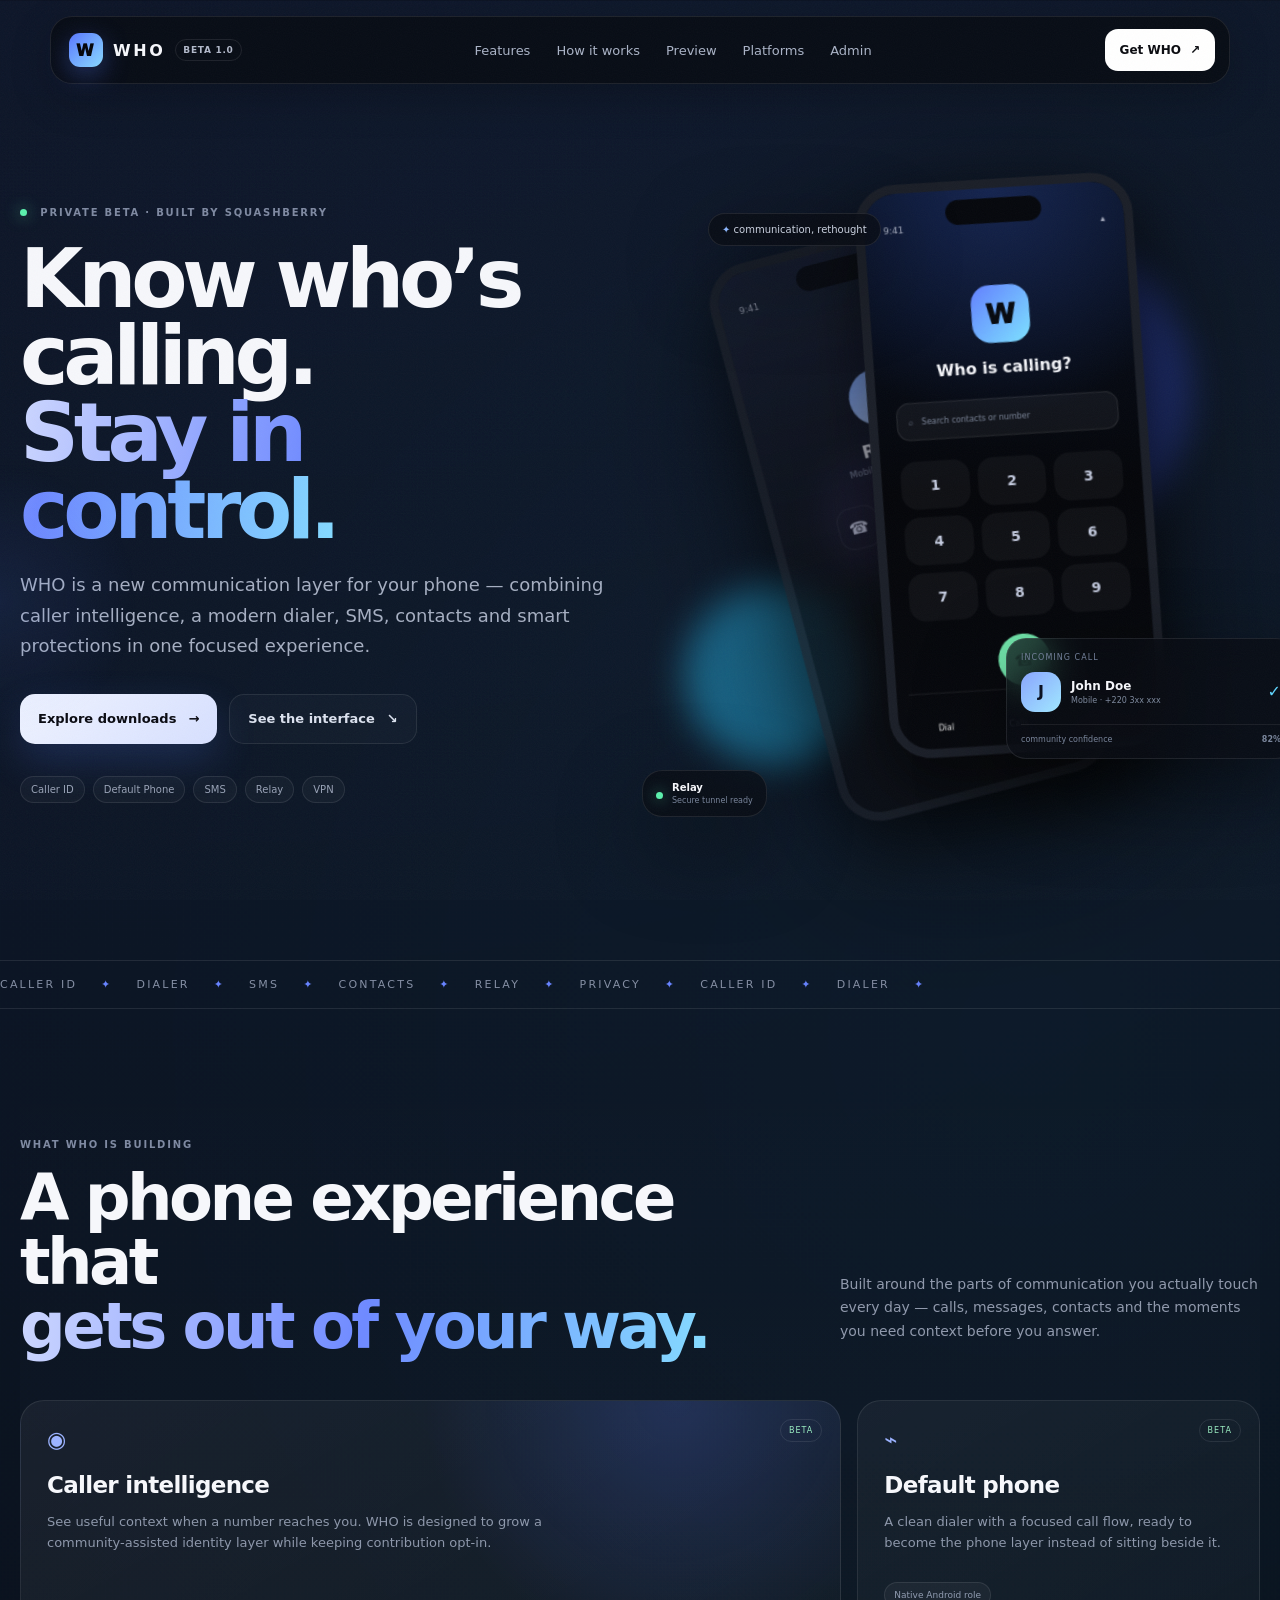
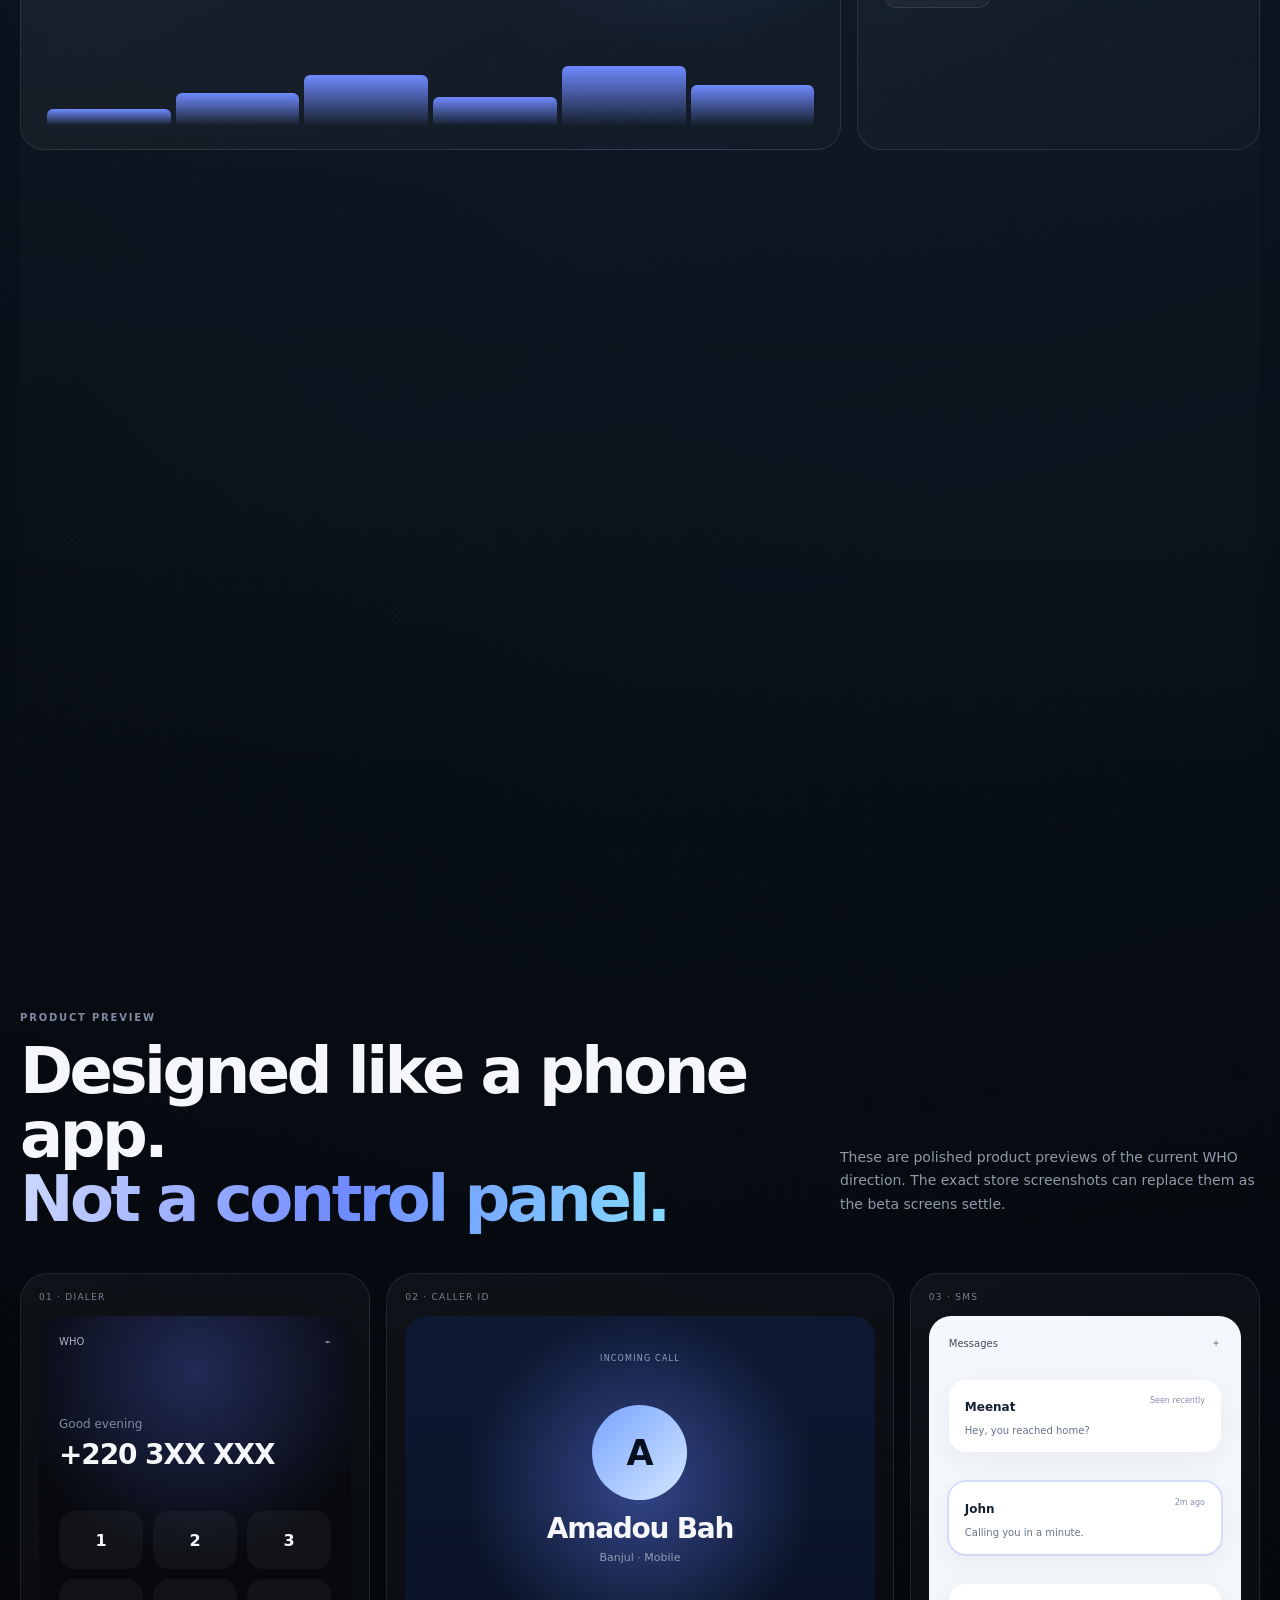
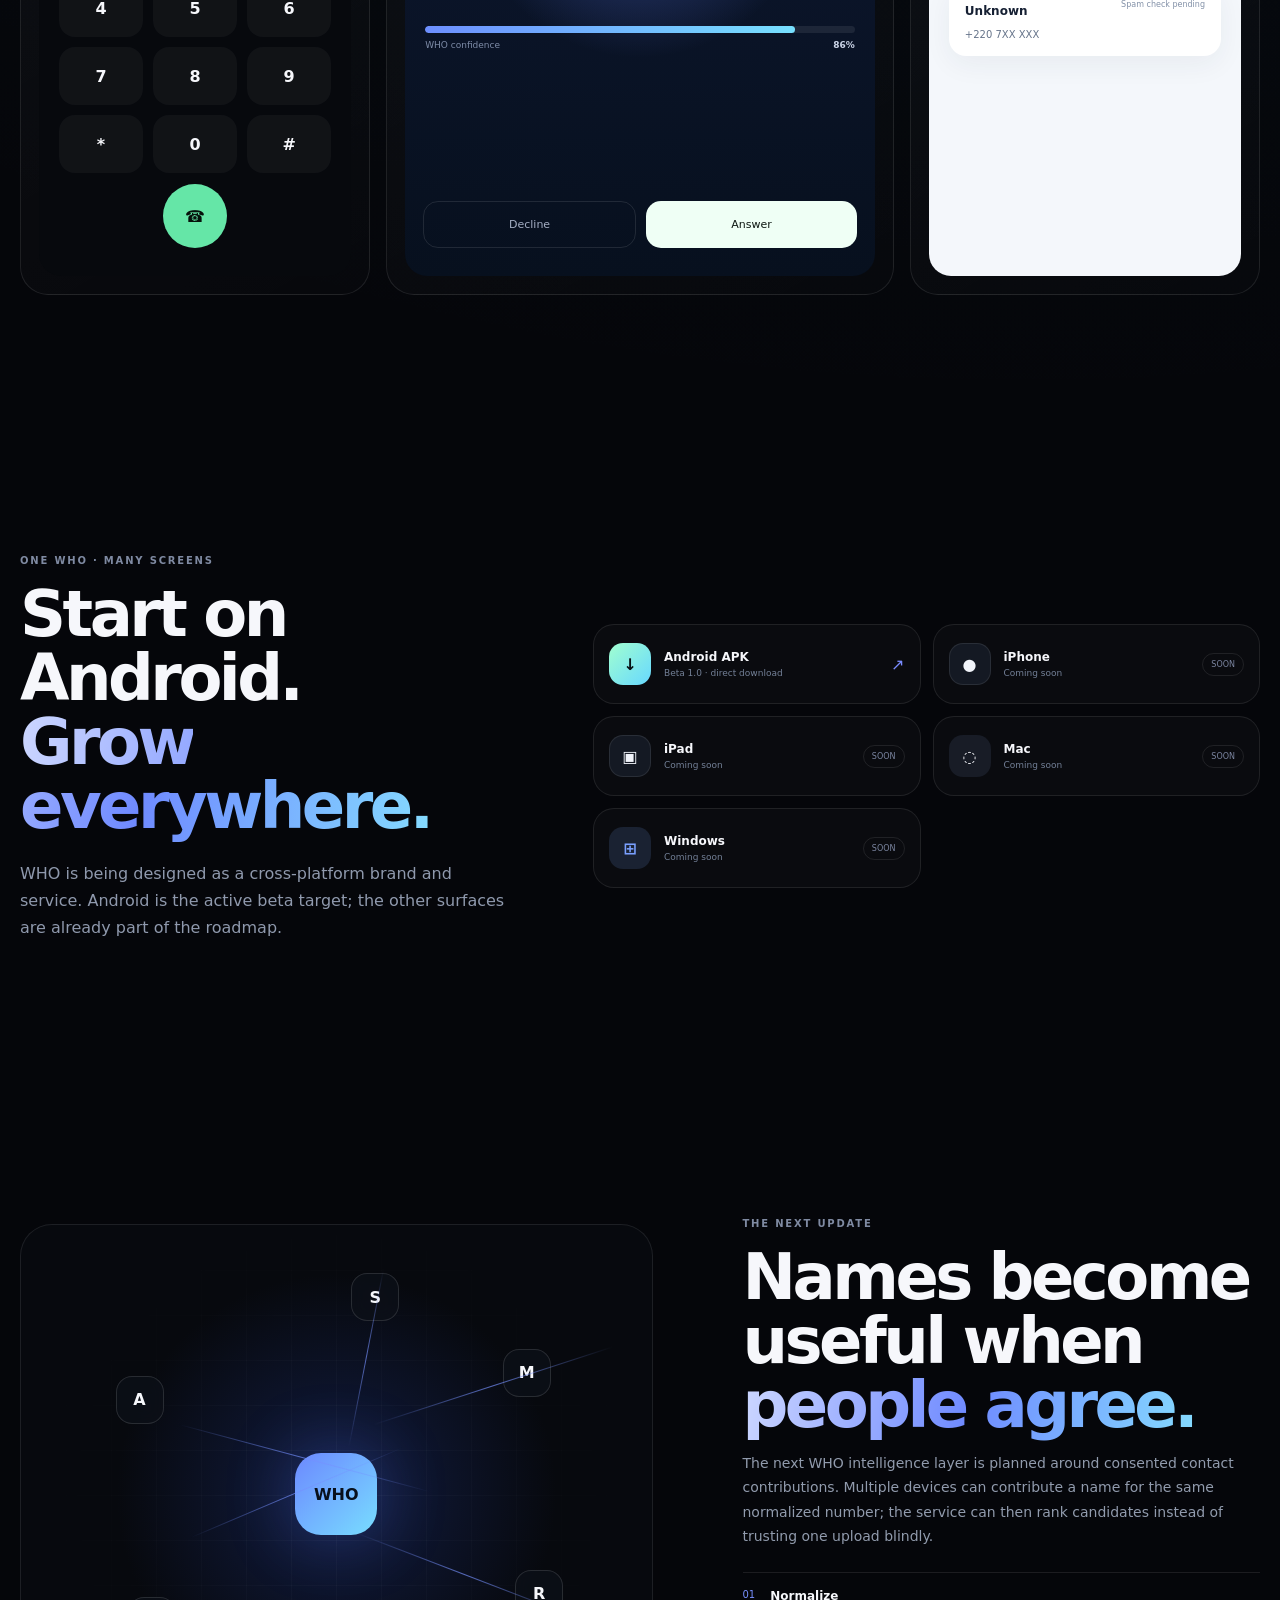
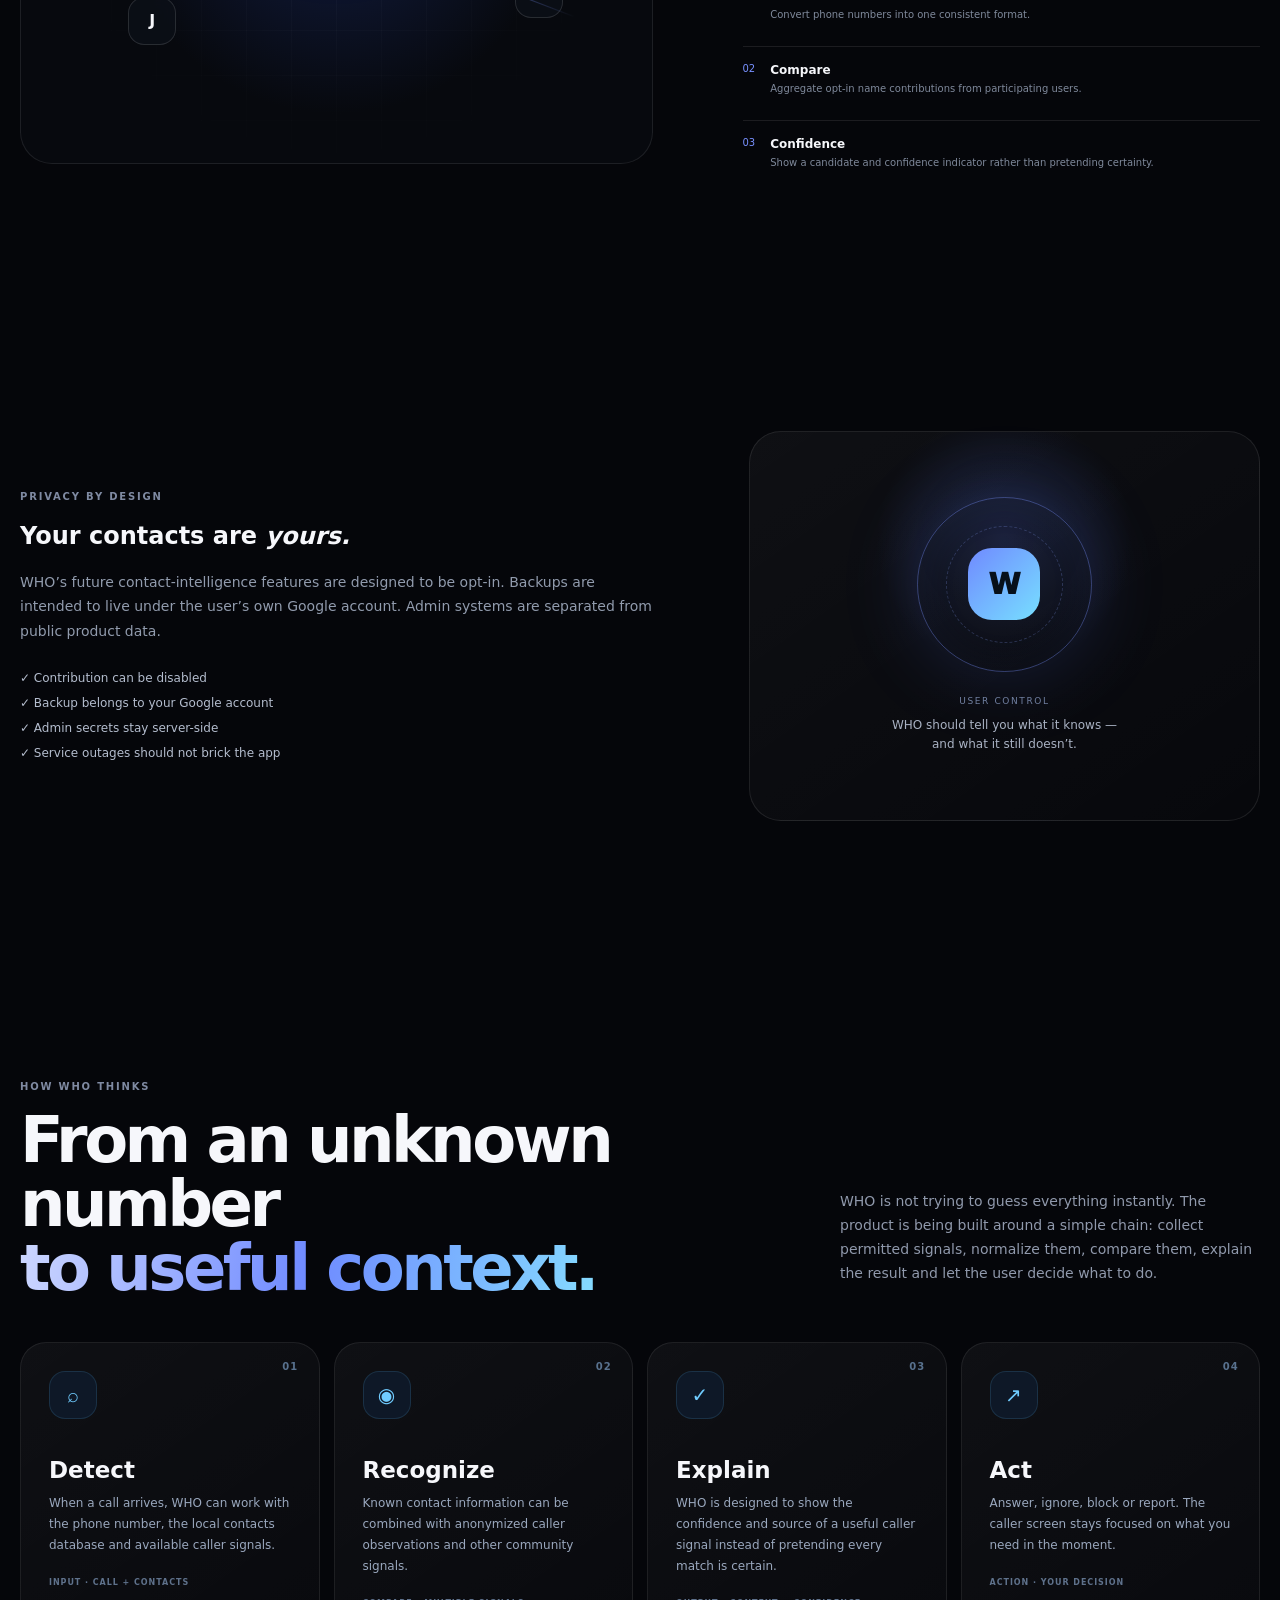
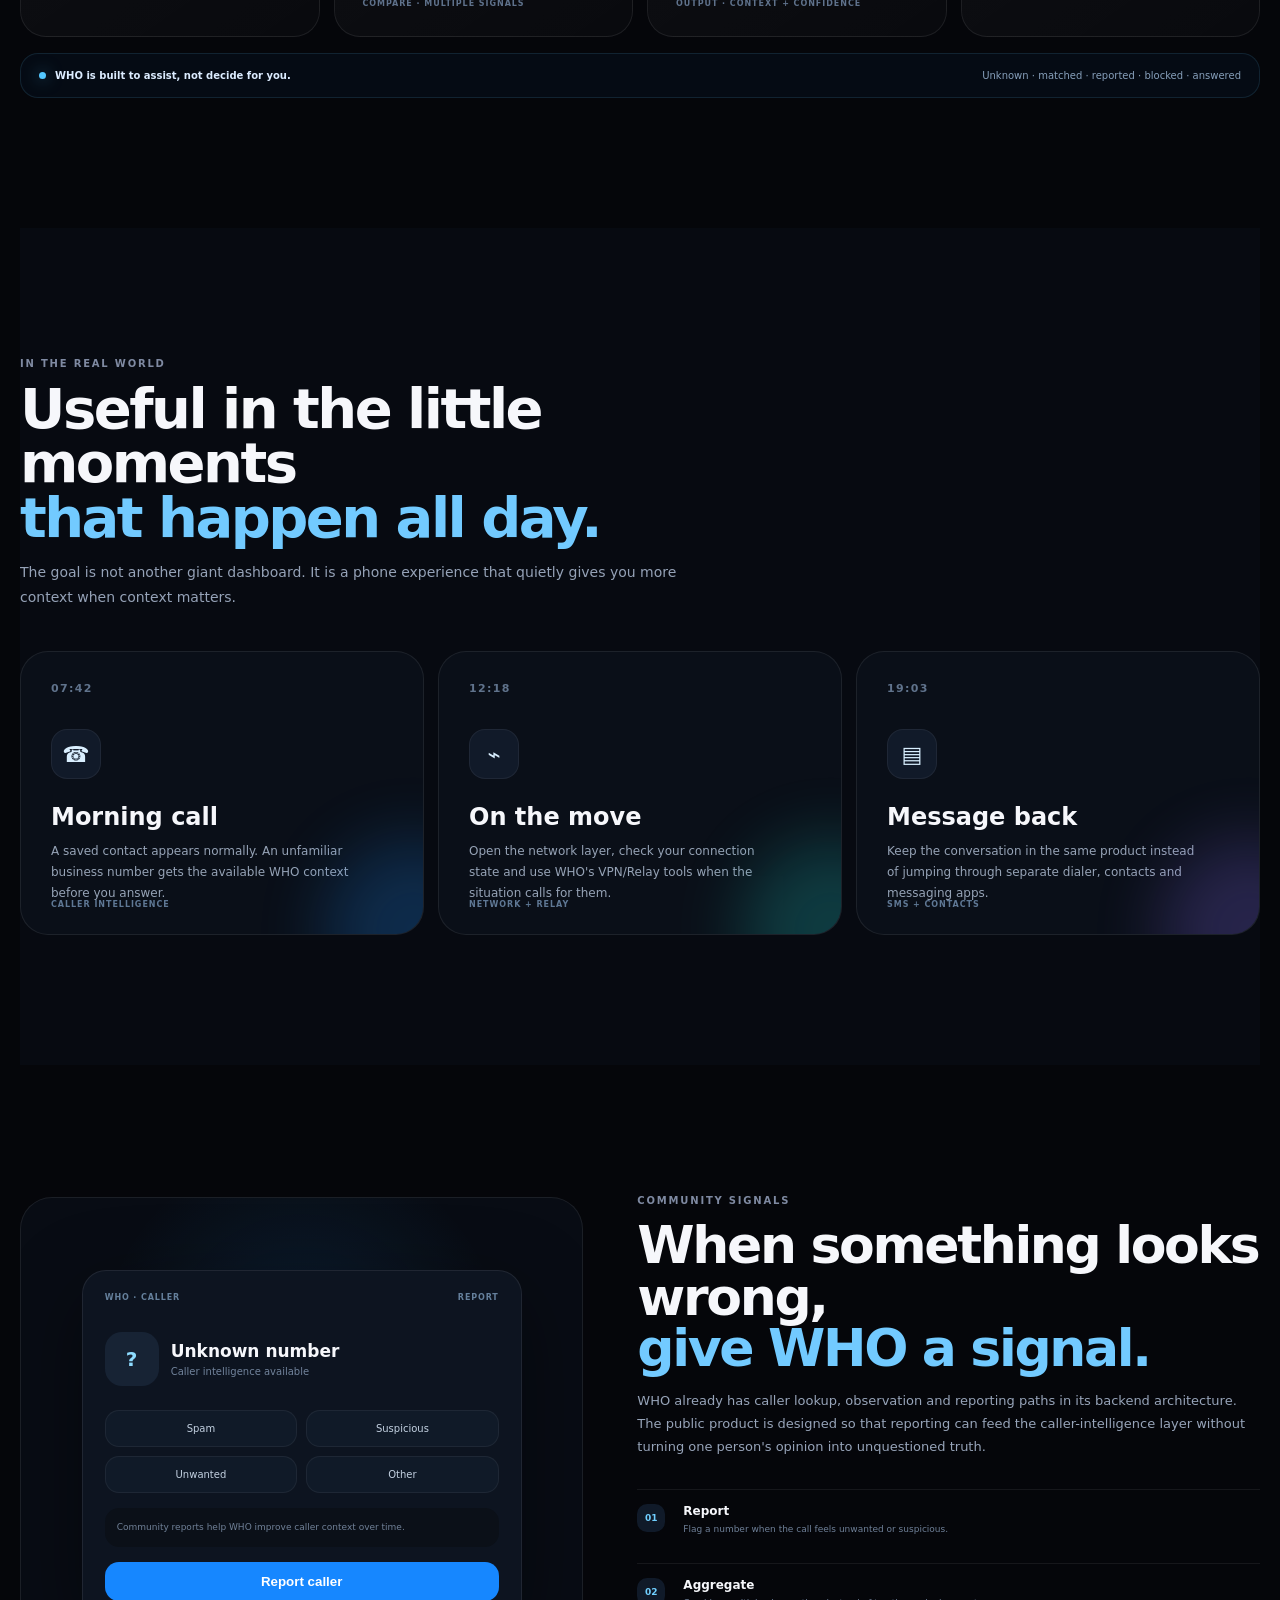
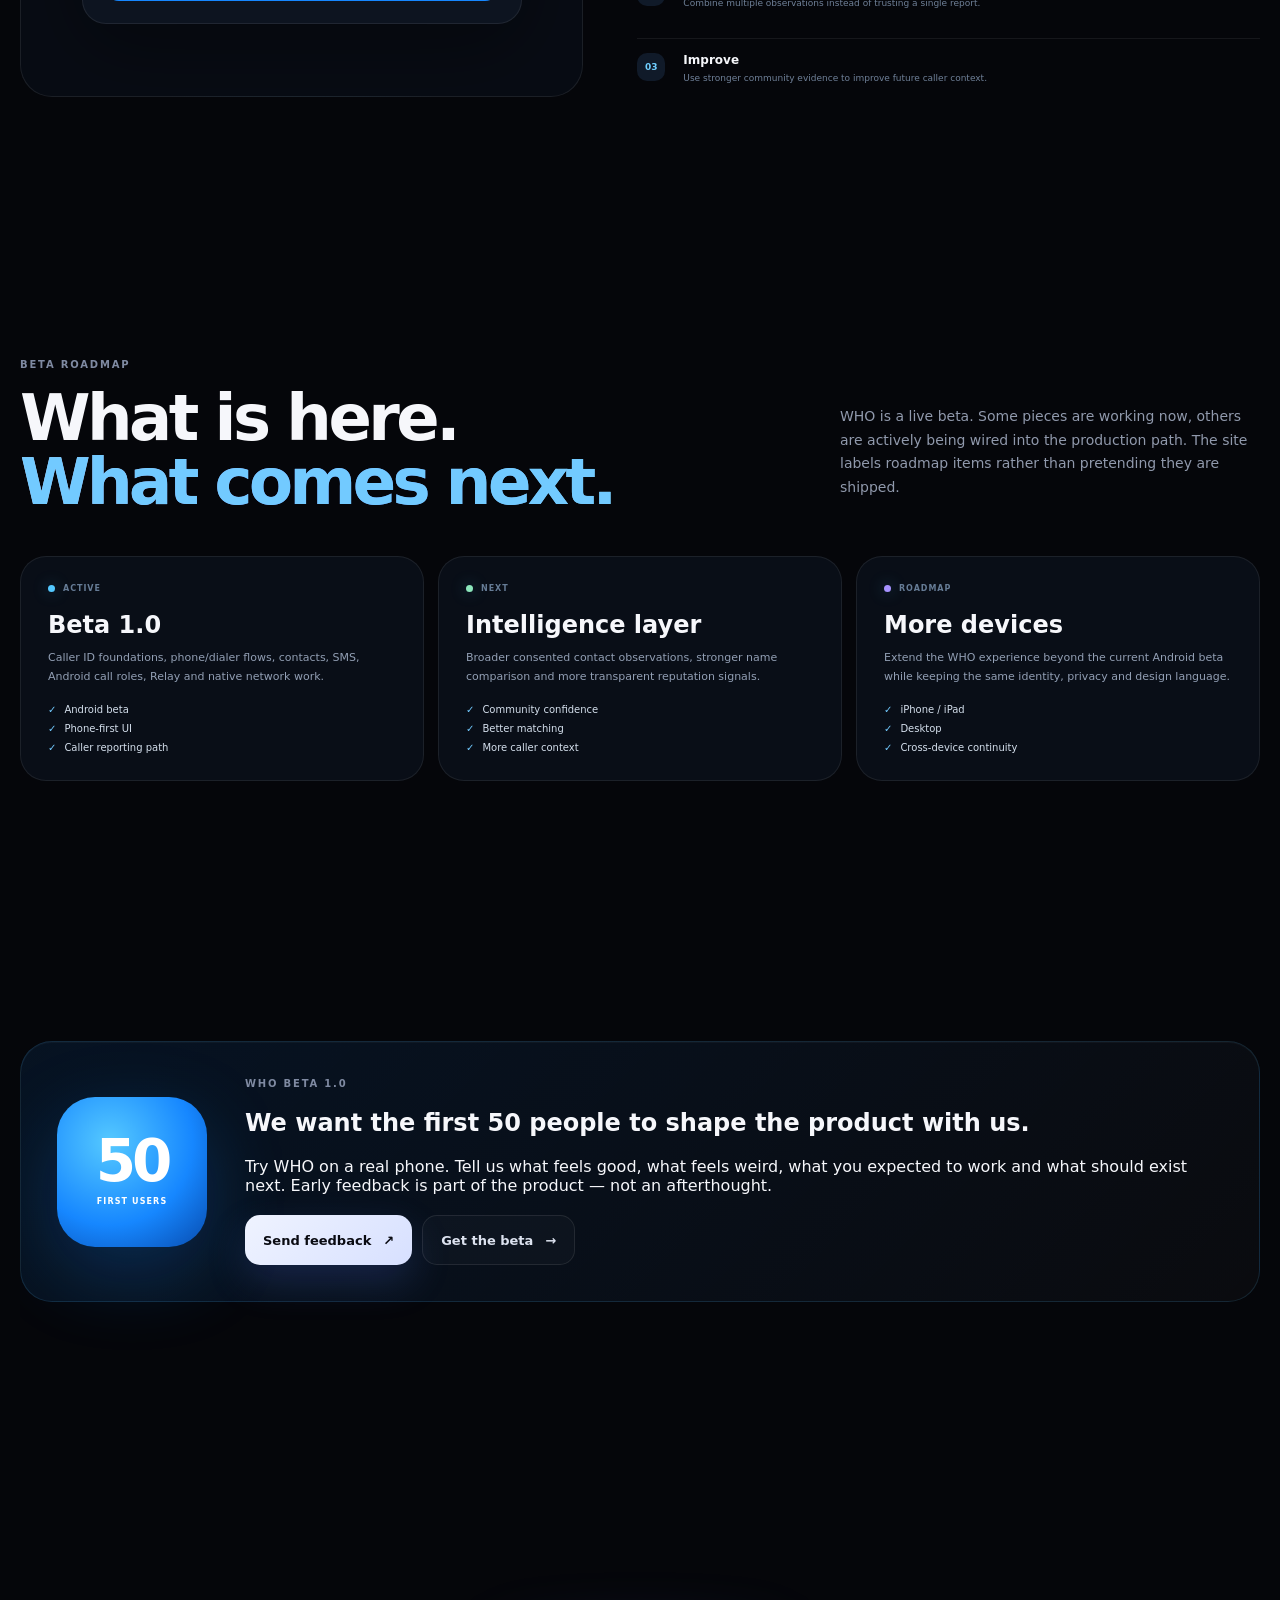
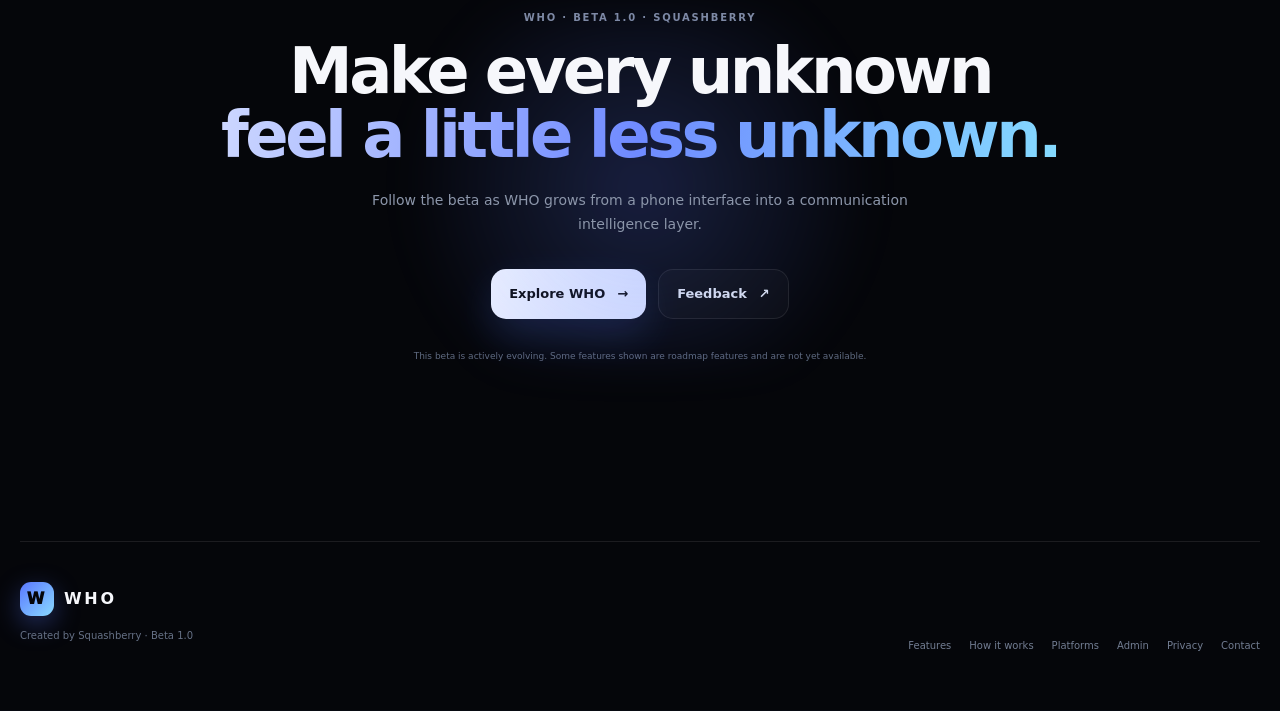
<file: index.html>
<!doctype html>
<html lang="en">
<head>
  <meta charset="utf-8">
  <meta name="viewport" content="width=device-width,initial-scale=1">
  <meta name="theme-color" content="#05060a">
  <meta name="description" content="WHO — a beta communication intelligence app by Squashberry. Caller ID, dialer, SMS, contacts and privacy-first communication tools.">
  <meta property="og:title" content="WHO — Know who's calling.">
  <meta property="og:description" content="WHO is building a calmer, smarter phone experience.">
  <meta property="og:type" content="website">
  <meta property="og:image" content="assets/who-mark.svg">
  <title>WHO — Know who's calling.</title>
  <link rel="icon" href="assets/who-mark.svg" type="image/svg+xml">
  <link rel="stylesheet" href="styles.css">

<style>
.how-section,.everyday-section,.report-section,.roadmap-section,.first-fifty-section{position:relative;overflow:hidden}
.how-grid{display:grid;grid-template-columns:repeat(4,minmax(0,1fr));gap:14px;margin-top:42px}
.how-card{position:relative;padding:28px;border:1px solid rgba(255,255,255,.08);border-radius:26px;background:linear-gradient(145deg,rgba(255,255,255,.045),rgba(255,255,255,.018));min-height:260px}
.how-index{position:absolute;top:18px;right:20px;font-size:10px;font-weight:800;letter-spacing:.12em;color:#58718e}
.how-icon{width:48px;height:48px;border-radius:16px;display:grid;place-items:center;background:#0e1827;color:#70ccff;font-size:20px;border:1px solid rgba(100,200,255,.14);margin-bottom:38px}
.how-card h3{margin:0 0 10px;font-size:23px}
.how-card p{margin:0;color:#9aa8be;font-size:12px;line-height:1.75}
.how-card small{display:block;margin-top:22px;color:#5f728c;font-size:8px;letter-spacing:.12em;font-weight:800}
.how-strip{display:flex;justify-content:space-between;gap:20px;align-items:center;margin-top:16px;padding:16px 18px;border:1px solid rgba(102,200,255,.12);background:rgba(31,143,255,.045);border-radius:18px;color:#87a0bb;font-size:10px}
.how-strip>div{display:flex;align-items:center;gap:9px;color:#dcecff}.strip-dot{width:7px;height:7px;border-radius:99px;background:#53c8ff;box-shadow:0 0 16px rgba(83,200,255,.55)}
.everyday-section{background:#070a11}
.everyday-title{max-width:690px}
.everyday-title h2{margin:13px 0 14px;font-size:56px;line-height:.98;letter-spacing:-.045em}
.everyday-title h2 em,.roadmap-section h2 em,.report-copy h2 em,.first-fifty-copy h2 em{font-style:normal;color:#72caff}
.everyday-title p{margin:0;color:#95a2b7;font-size:14px;line-height:1.75}
.everyday-grid{display:grid;grid-template-columns:repeat(3,minmax(0,1fr));gap:14px;margin-top:42px}
.everyday-card{position:relative;padding:30px;border-radius:28px;border:1px solid rgba(255,255,255,.08);background:#0a0f18;overflow:hidden;min-height:250px}
.everyday-card::after{content:"";position:absolute;inset:auto -20% -30% auto;width:180px;height:180px;border-radius:50%;filter:blur(34px);opacity:.22;background:#1f91ff}
.everyday-card.accent-cyan::after{background:#21d9d1}.everyday-card.accent-violet::after{background:#8f72ff}
.everyday-number{font-size:11px;color:#60738c;letter-spacing:.12em;font-weight:800}
.everyday-icon{width:50px;height:50px;margin:34px 0 24px;border-radius:16px;background:#111a29;border:1px solid rgba(255,255,255,.06);display:grid;place-items:center;font-size:22px;color:#d9efff}
.everyday-card h3{margin:0 0 10px;font-size:24px}
.everyday-card p{margin:0;color:#96a3b6;font-size:12px;line-height:1.75;max-width:92%}
.everyday-card>span{position:absolute;left:30px;bottom:25px;color:#5f7895;font-size:8px;font-weight:800;letter-spacing:.12em}
.report-section{display:grid;grid-template-columns:minmax(0,.95fr) minmax(0,1.05fr);gap:54px;align-items:center}
.report-visual{min-height:500px;border-radius:32px;border:1px solid rgba(255,255,255,.08);background:radial-gradient(circle at 50% 30%,rgba(32,160,255,.12),transparent 45%),#080c14;display:grid;place-items:center;overflow:hidden}
.report-window{width:min(440px,84%);padding:22px;border-radius:24px;border:1px solid rgba(255,255,255,.08);background:#0d1420;box-shadow:0 22px 80px rgba(0,0,0,.36)}
.report-window-top{display:flex;justify-content:space-between;color:#65809c;font-size:8px;font-weight:800;letter-spacing:.11em}
.report-person{display:flex;gap:12px;align-items:center;margin-top:30px}
.report-avatar{width:54px;height:54px;border-radius:17px;background:#172334;display:grid;place-items:center;color:#8edcff;font-weight:900;font-size:20px}
.report-person b{display:block;font-size:17px}.report-person small{display:block;margin-top:5px;color:#71839b;font-size:10px}
.report-options{display:grid;grid-template-columns:repeat(2,1fr);gap:9px;margin-top:24px}
.report-options span{padding:12px 11px;border:1px solid rgba(255,255,255,.06);border-radius:14px;color:#c3d1e1;font-size:10px;text-align:center;background:#101a28}
.report-note{margin-top:15px;padding:12px;border-radius:14px;background:#0b1018;color:#708097;font-size:9px;line-height:1.6}
.report-window button{width:100%;margin-top:15px;border:0;border-radius:14px;padding:12px;background:#1687ff;color:#fff;font-weight:800}
.report-copy h2{font-size:52px;line-height:.99;letter-spacing:-.045em;margin:14px 0}
.report-copy>p{margin:0;color:#97a4b9;font-size:13px;line-height:1.8;max-width:620px}
.report-list{display:grid;gap:13px;margin-top:30px}
.report-list>div{display:grid;grid-template-columns:34px 1fr;gap:12px;align-items:start;padding:14px 0;border-top:1px solid rgba(255,255,255,.07)}
.report-list span{width:28px;height:28px;border-radius:10px;background:#101a29;display:grid;place-items:center;color:#70cfff;font-size:9px;font-weight:800}
.report-list b{display:block;font-size:12px}.report-list small{display:block;margin-top:4px;color:#6f8098;line-height:1.6;font-size:9px}
.roadmap-grid{display:grid;grid-template-columns:repeat(3,minmax(0,1fr));gap:14px;margin-top:42px}
.roadmap-card{padding:27px;border-radius:26px;border:1px solid rgba(255,255,255,.08);background:#090e17}
.roadmap-card>div{display:flex;align-items:center;gap:8px;color:#667c96;font-size:8px;font-weight:800;letter-spacing:.12em}
.roadmap-dot{width:7px;height:7px;border-radius:50%;background:#53c8ff;box-shadow:0 0 16px rgba(83,200,255,.4)}
.next-roadmap .roadmap-dot{background:#8ce6bb}.future-roadmap .roadmap-dot{background:#a792ff}
.roadmap-card h3{margin:18px 0 9px;font-size:24px}.roadmap-card p{margin:0;color:#929fb4;font-size:11px;line-height:1.75}
.roadmap-card ul{margin:18px 0 0;padding:0;list-style:none;display:grid;gap:8px}.roadmap-card li{color:#d4dfec;font-size:10px}.roadmap-card li::before{content:"✓";color:#72caff;margin-right:8px}
.first-fifty-card{display:grid;grid-template-columns:auto 1fr;gap:38px;align-items:center;padding:36px;border-radius:32px;border:1px solid rgba(91,195,255,.14);background:linear-gradient(135deg,rgba(22,135,255,.1),rgba(255,255,255,.025));box-shadow:inset 0 1px 0 rgba(255,255,255,.03)}
.fifty-mark{width:150px;height:150px;border-radius:38px;display:flex;flex-direction:column;align-items:center;justify-content:center;background:radial-gradient(circle at 35% 30%,#55c9ff,#1687ff 58%,#084caf);color:#fff;box-shadow:0 25px 80px rgba(22,135,255,.24)}
.fifty-mark strong{font-size:58px;line-height:.8;letter-spacing:-.07em}.fifty-mark span{margin-top:12px;font-size:8px;letter-spacing:.14em;font-weight:900}
.first-fifty-copy h2{font-size:42px;line-height:1.02;letter-spacing:-.04em;margin:10px 0}.first-fifty-copy p{margin:0;color:#96a3b8;font-size:12px;line-height:1.8;max-width:720px}.fifty-actions{display:flex;gap:10px;margin-top:20px}
@media(max-width:920px){.how-grid,.roadmap-grid{grid-template-columns:repeat(2,minmax(0,1fr))}.everyday-grid{grid-template-columns:1fr}.report-section{grid-template-columns:1fr}.first-fifty-card{grid-template-columns:1fr}.fifty-mark{width:118px;height:118px}.fifty-mark strong{font-size:48px}}
@media(max-width:620px){
  .how-grid,.roadmap-grid{grid-template-columns:1fr}.how-card{min-height:auto}.how-strip{display:grid;gap:8px}
  .everyday-title h2,.report-copy h2{font-size:40px}.everyday-card{min-height:230px}
  .report-visual{min-height:420px}.report-window{width:calc(100% - 36px)}
  .first-fifty-card{padding:22px;border-radius:24px;gap:20px}.first-fifty-copy h2{font-size:31px}.fifty-actions{display:grid}
  .fifty-actions .button{width:100%}
}
</style>
</head>
<body>
  <div class="noise"></div>
  <div class="cursor-glow" id="cursorGlow"></div>

  <header class="site-nav">
    <a class="brand" href="#top" aria-label="WHO home">
      <span class="brand-mark">W</span>
      <span>WHO</span>
      <span class="brand-beta">BETA 1.0</span>
    </a>
    <nav class="nav-links">
      <a href="#features">Features</a>
      <a href="#how">How it works</a>
      <a href="#preview">Preview</a>
      <a href="#platforms">Platforms</a>
      <a href="admin/">Admin</a>
    </nav>
    <a class="nav-cta" href="#downloads">Get WHO <span>↗</span></a>
  </header>

  <main id="top">
    <section class="hero section">
      <div class="hero-copy">
        <div class="eyebrow"><span class="pulse-dot"></span> PRIVATE BETA · BUILT BY SQUASHBERRY</div>
        <h1>Know who’s calling.<br><em>Stay in control.</em></h1>
        <p class="hero-lead">WHO is a new communication layer for your phone — combining caller intelligence, a modern dialer, SMS, contacts and smart protections in one focused experience.</p>
        <div class="hero-actions">
          <a class="button button-primary" href="#downloads">Explore downloads <span>→</span></a>
          <a class="button button-ghost" href="#preview">See the interface <span>↘</span></a>
        </div>
        <div class="hero-meta">
          <span>Caller ID</span><span>Default Phone</span><span>SMS</span><span>Relay</span><span>VPN</span>
        </div>
      </div>

      <div class="hero-stage">
        <div class="orb orb-a"></div><div class="orb orb-b"></div><div class="orb orb-c"></div>
        <div class="floating-chip chip-top"><span class="tiny-icon">✦</span> communication, rethought</div>
        <div class="phone-stack">
          <div class="phone phone-back">
            <div class="phone-notch"></div>
            <div class="screen-back">
              <div class="mini-topbar"><span>9:41</span><span>●●●</span></div>
              <div class="mini-avatar">R</div>
              <div class="mini-name">Reine</div>
              <div class="mini-sub">Mobile · The Gambia</div>
              <div class="mini-actions"><i>☎</i><i>✉</i><i>⋯</i></div>
            </div>
          </div>
          <div class="phone phone-front">
            <div class="phone-notch"></div>
            <div class="screen-front">
              <div class="mini-topbar"><span>9:41</span><span>▴</span></div>
              <div class="who-home-mark">W</div>
              <div class="screen-title">Who is calling?</div>
              <div class="search-pill"><span>⌕</span><span>Search contacts or number</span></div>
              <div class="dialpad">
                <b>1</b><b>2</b><b>3</b><b>4</b><b>5</b><b>6</b><b>7</b><b>8</b><b>9</b>
              </div>
              <div class="call-orb">☎</div>
              <div class="bottom-tab"><span class="active">Dial</span><span>Calls</span><span>Contacts</span></div>
            </div>
          </div>
        </div>
        <div class="floating-card caller-card">
          <div class="card-kicker">INCOMING CALL</div>
          <div class="caller-row"><div class="caller-avatar">J</div><div><strong>John Doe</strong><span>Mobile · +220 3xx xxx</span></div><div class="verified">✓</div></div>
          <div class="confidence"><span>community confidence</span><strong>82%</strong></div>
        </div>
        <div class="floating-card status-card"><span class="status-live"></span><div><b>Relay</b><span>Secure tunnel ready</span></div></div>
      </div>
    </section>

    <section class="ticker">
      <div class="ticker-track"><span>CALLER ID</span><i>✦</i><span>DIALER</span><i>✦</i><span>SMS</span><i>✦</i><span>CONTACTS</span><i>✦</i><span>RELAY</span><i>✦</i><span>PRIVACY</span><i>✦</i><span>CALLER ID</span><i>✦</i><span>DIALER</span><i>✦</i></div>
    </section>

    <section id="features" class="section section-dark">
      <div class="section-head">
        <div><div class="eyebrow">WHAT WHO IS BUILDING</div><h2>A phone experience that<br><em>gets out of your way.</em></h2></div>
        <p>Built around the parts of communication you actually touch every day — calls, messages, contacts and the moments you need context before you answer.</p>
      </div>

      <div class="feature-grid">
        <article class="feature-card feature-large">
          <div class="feature-icon">◉</div><div class="feature-status live">BETA</div>
          <h3>Caller intelligence</h3>
          <p>See useful context when a number reaches you. WHO is designed to grow a community-assisted identity layer while keeping contribution opt-in.</p>
          <div class="visual-line"><span></span><span></span><span></span><span></span><span></span><span></span></div>
        </article>
        <article class="feature-card">
          <div class="feature-icon">⌁</div><div class="feature-status live">BETA</div>
          <h3>Default phone</h3><p>A clean dialer with a focused call flow, ready to become the phone layer instead of sitting beside it.</p><div class="feature-tag">Native Android role</div>
        </article>
        <article class="feature-card">
          <div class="feature-icon">▤</div><div class="feature-status live">BETA</div>
          <h3>SMS that feels native</h3><p>Keep conversations, threads and compose actions close to the same place you make calls.</p><div class="feature-tag">Default SMS ready</div>
        </article>
        <article class="feature-card">
          <div class="feature-icon">⌁</div><div class="feature-status next">NEXT</div>
          <h3>Shared name intelligence</h3><p>With permission, WHO can compare contributed contact names and surface the strongest candidate for an unknown number.</p><div class="feature-tag">Opt-in only</div>
        </article>
        <article class="feature-card">
          <div class="feature-icon">↟</div><div class="feature-status next">NEXT</div>
          <h3>Google Drive backups</h3><p>Back up contacts and app data to your own Google Drive account, then restore it on a new device.</p><div class="feature-tag">Private backup path</div>
        </article>
        <article class="feature-card">
          <div class="feature-icon">⌘</div><div class="feature-status live">BETA</div>
          <h3>Relay + VPN</h3><p>The communication stack is being built around a native relay/tunnel engine so networking stays a first-class part of the product.</p><div class="feature-tag">Native engine</div>
        </article>
      </div>
    </section>

    <section id="preview" class="section preview-section">
      <div class="section-head">
        <div><div class="eyebrow">PRODUCT PREVIEW</div><h2>Designed like a phone app.<br><em>Not a control panel.</em></h2></div>
        <p>These are polished product previews of the current WHO direction. The exact store screenshots can replace them as the beta screens settle.</p>
      </div>
      <div class="gallery">
        <div class="gallery-card tall">
          <div class="shot-label">01 · DIALER</div>
          <div class="mock-screen dark-screen">
            <div class="mock-header"><span>WHO</span><span>⌁</span></div>
            <div class="mock-greeting">Good evening</div>
            <div class="mock-number">+220 3XX XXX</div>
            <div class="mock-keypad"><b>1</b><b>2</b><b>3</b><b>4</b><b>5</b><b>6</b><b>7</b><b>8</b><b>9</b><b>*</b><b>0</b><b>#</b></div>
            <div class="mock-call">☎</div>
          </div>
        </div>
        <div class="gallery-card wide">
          <div class="shot-label">02 · CALLER ID</div>
          <div class="mock-screen blue-screen">
            <div class="incoming-kicker">INCOMING CALL</div>
            <div class="big-avatar">A</div>
            <div class="big-name">Amadou Bah</div>
            <div class="big-location">Banjul · Mobile</div>
            <div class="identity-meter"><span style="width:86%"></span></div>
            <div class="identity-copy"><span>WHO confidence</span><strong>86%</strong></div>
            <div class="big-actions"><i>Decline</i><i class="answer">Answer</i></div>
          </div>
        </div>
        <div class="gallery-card tall">
          <div class="shot-label">03 · SMS</div>
          <div class="mock-screen light-screen">
            <div class="mock-header light"><span>Messages</span><span>＋</span></div>
            <div class="thread"><b>Meenat</b><span>Seen recently</span><p>Hey, you reached home?</p></div>
            <div class="thread active-thread"><b>John</b><span>2m ago</span><p>Calling you in a minute.</p></div>
            <div class="thread"><b>Unknown</b><span>Spam check pending</span><p>+220 7XX XXX</p></div>
          </div>
        </div>
      </div>
    </section>

    <section id="platforms" class="section platform-section">
      <div class="platform-hero">
        <div class="eyebrow">ONE WHO · MANY SCREENS</div>
        <h2>Start on Android.<br><em>Grow everywhere.</em></h2>
        <p>WHO is being designed as a cross-platform brand and service. Android is the active beta target; the other surfaces are already part of the roadmap.</p>
      </div>
      <div class="platform-grid" id="downloads">
        <a class="platform-card android" href="https://github.com/squashberry/who-app/releases/latest/download/WHO-v1.0.0.apk">
          <div class="platform-logo play-logo"><span>↓</span></div><div><b>Android APK</b><small>Beta 1.0 · direct download</small></div><span class="platform-arrow">↗</span>
        </a>
        <div class="platform-card soon"><div class="platform-logo apple">●</div><div><b>iPhone</b><small>Coming soon</small></div><span class="soon-pill">SOON</span></div>
        <div class="platform-card soon"><div class="platform-logo apple">▣</div><div><b>iPad</b><small>Coming soon</small></div><span class="soon-pill">SOON</span></div>
        <div class="platform-card soon"><div class="platform-logo mac">◌</div><div><b>Mac</b><small>Coming soon</small></div><span class="soon-pill">SOON</span></div>
        <div class="platform-card soon"><div class="platform-logo windows">⊞</div><div><b>Windows</b><small>Coming soon</small></div><span class="soon-pill">SOON</span></div>
      </div>
    </section>

    <section class="section intelligence-section">
      <div class="intelligence-visual">
        <div class="network-grid"></div>
        <div class="node node-main">WHO</div>
        <div class="node node-a">A</div><div class="node node-b">M</div><div class="node node-c">J</div><div class="node node-d">R</div><div class="node node-e">S</div>
        <span class="connection c1"></span><span class="connection c2"></span><span class="connection c3"></span><span class="connection c4"></span><span class="connection c5"></span>
      </div>
      <div class="intelligence-copy">
        <div class="eyebrow">THE NEXT UPDATE</div>
        <h2>Names become useful when <em>people agree.</em></h2>
        <p>The next WHO intelligence layer is planned around consented contact contributions. Multiple devices can contribute a name for the same normalized number; the service can then rank candidates instead of trusting one upload blindly.</p>
        <div class="intelligence-points"><span>01</span><div><b>Normalize</b><small>Convert phone numbers into one consistent format.</small></div></div>
        <div class="intelligence-points"><span>02</span><div><b>Compare</b><small>Aggregate opt-in name contributions from participating users.</small></div></div>
        <div class="intelligence-points"><span>03</span><div><b>Confidence</b><small>Show a candidate and confidence indicator rather than pretending certainty.</small></div></div>
      </div>
    </section>

    <section class="section privacy-section">
      <div class="privacy-copy">
        <div class="eyebrow">PRIVACY BY DESIGN</div>
        <h2>Your contacts are <em>yours.</em></h2>
        <p>WHO’s future contact-intelligence features are designed to be opt-in. Backups are intended to live under the user’s own Google account. Admin systems are separated from public product data.</p>
        <div class="privacy-list"><div>✓ Contribution can be disabled</div><div>✓ Backup belongs to your Google account</div><div>✓ Admin secrets stay server-side</div><div>✓ Service outages should not brick the app</div></div>
      </div>
      <div class="privacy-card"><div class="privacy-ring"><span>W</span></div><div class="privacy-title">USER CONTROL</div><div class="privacy-copy-small">WHO should tell you what it knows — and what it still doesn’t.</div></div>
    </section>


    <section id="how" class="section how-section">
      <div class="section-head">
        <div><div class="eyebrow">HOW WHO THINKS</div><h2>From an unknown number<br><em>to useful context.</em></h2></div>
        <p>WHO is not trying to guess everything instantly. The product is being built around a simple chain: collect permitted signals, normalize them, compare them, explain the result and let the user decide what to do.</p>
      </div>

      <div class="how-grid">
        <article class="how-card">
          <span class="how-index">01</span>
          <div class="how-icon">⌕</div>
          <h3>Detect</h3>
          <p>When a call arrives, WHO can work with the phone number, the local contacts database and available caller signals.</p>
          <small>INPUT · CALL + CONTACTS</small>
        </article>
        <article class="how-card">
          <span class="how-index">02</span>
          <div class="how-icon">◉</div>
          <h3>Recognize</h3>
          <p>Known contact information can be combined with anonymized caller observations and other community signals.</p>
          <small>COMPARE · MULTIPLE SIGNALS</small>
        </article>
        <article class="how-card">
          <span class="how-index">03</span>
          <div class="how-icon">✓</div>
          <h3>Explain</h3>
          <p>WHO is designed to show the confidence and source of a useful caller signal instead of pretending every match is certain.</p>
          <small>OUTPUT · CONTEXT + CONFIDENCE</small>
        </article>
        <article class="how-card">
          <span class="how-index">04</span>
          <div class="how-icon">↗</div>
          <h3>Act</h3>
          <p>Answer, ignore, block or report. The caller screen stays focused on what you need in the moment.</p>
          <small>ACTION · YOUR DECISION</small>
        </article>
      </div>

      <div class="how-strip">
        <div><span class="strip-dot"></span><b>WHO is built to assist, not decide for you.</b></div>
        <span>Unknown · matched · reported · blocked · answered</span>
      </div>
    </section>

    <section class="section everyday-section">
      <div class="everyday-title">
        <div class="eyebrow">IN THE REAL WORLD</div>
        <h2>Useful in the little moments<br><em>that happen all day.</em></h2>
        <p>The goal is not another giant dashboard. It is a phone experience that quietly gives you more context when context matters.</p>
      </div>

      <div class="everyday-grid">
        <article class="everyday-card accent-blue">
          <div class="everyday-number">07:42</div>
          <div class="everyday-icon">☎</div>
          <h3>Morning call</h3>
          <p>A saved contact appears normally. An unfamiliar business number gets the available WHO context before you answer.</p>
          <span>CALLER INTELLIGENCE</span>
        </article>
        <article class="everyday-card accent-cyan">
          <div class="everyday-number">12:18</div>
          <div class="everyday-icon">⌁</div>
          <h3>On the move</h3>
          <p>Open the network layer, check your connection state and use WHO's VPN/Relay tools when the situation calls for them.</p>
          <span>NETWORK + RELAY</span>
        </article>
        <article class="everyday-card accent-violet">
          <div class="everyday-number">19:03</div>
          <div class="everyday-icon">▤</div>
          <h3>Message back</h3>
          <p>Keep the conversation in the same product instead of jumping through separate dialer, contacts and messaging apps.</p>
          <span>SMS + CONTACTS</span>
        </article>
      </div>
    </section>

    <section class="section report-section">
      <div class="report-visual">
        <div class="report-window">
          <div class="report-window-top"><span>WHO · CALLER</span><span>REPORT</span></div>
          <div class="report-person">
            <div class="report-avatar">?</div>
            <div><b>Unknown number</b><small>Caller intelligence available</small></div>
          </div>
          <div class="report-options">
            <span>Spam</span><span>Suspicious</span><span>Unwanted</span><span>Other</span>
          </div>
          <div class="report-note">Community reports help WHO improve caller context over time.</div>
          <button type="button" onclick="showToast('Report flow is available inside the WHO beta.')">Report caller</button>
        </div>
      </div>
      <div class="report-copy">
        <div class="eyebrow">COMMUNITY SIGNALS</div>
        <h2>When something looks wrong,<br><em>give WHO a signal.</em></h2>
        <p>WHO already has caller lookup, observation and reporting paths in its backend architecture. The public product is designed so that reporting can feed the caller-intelligence layer without turning one person's opinion into unquestioned truth.</p>
        <div class="report-list">
          <div><span>01</span><div><b>Report</b><small>Flag a number when the call feels unwanted or suspicious.</small></div></div>
          <div><span>02</span><div><b>Aggregate</b><small>Combine multiple observations instead of trusting a single report.</small></div></div>
          <div><span>03</span><div><b>Improve</b><small>Use stronger community evidence to improve future caller context.</small></div></div>
        </div>
      </div>
    </section>

    <section class="section roadmap-section">
      <div class="section-head">
        <div><div class="eyebrow">BETA ROADMAP</div><h2>What is here.<br><em>What comes next.</em></h2></div>
        <p>WHO is a live beta. Some pieces are working now, others are actively being wired into the production path. The site labels roadmap items rather than pretending they are shipped.</p>
      </div>
      <div class="roadmap-grid">
        <article class="roadmap-card live-roadmap">
          <div><span class="roadmap-dot"></span><span>ACTIVE</span></div>
          <h3>Beta 1.0</h3>
          <p>Caller ID foundations, phone/dialer flows, contacts, SMS, Android call roles, Relay and native network work.</p>
          <ul><li>Android beta</li><li>Phone-first UI</li><li>Caller reporting path</li></ul>
        </article>
        <article class="roadmap-card next-roadmap">
          <div><span class="roadmap-dot"></span><span>NEXT</span></div>
          <h3>Intelligence layer</h3>
          <p>Broader consented contact observations, stronger name comparison and more transparent reputation signals.</p>
          <ul><li>Community confidence</li><li>Better matching</li><li>More caller context</li></ul>
        </article>
        <article class="roadmap-card future-roadmap">
          <div><span class="roadmap-dot"></span><span>ROADMAP</span></div>
          <h3>More devices</h3>
          <p>Extend the WHO experience beyond the current Android beta while keeping the same identity, privacy and design language.</p>
          <ul><li>iPhone / iPad</li><li>Desktop</li><li>Cross-device continuity</li></ul>
        </article>
      </div>
    </section>

    <section class="section first-fifty-section">
      <div class="first-fifty-card">
        <div class="fifty-mark"><strong>50</strong><span>FIRST USERS</span></div>
        <div class="fifty-copy">
          <div class="eyebrow">WHO BETA 1.0</div>
          <h2>We want the first 50 people to shape the product with us.</h2>
          <p>Try WHO on a real phone. Tell us what feels good, what feels weird, what you expected to work and what should exist next. Early feedback is part of the product — not an afterthought.</p>
          <div class="fifty-actions"><a class="button button-primary" href="mailto:squashberrypro@gmail.com">Send feedback <span>↗</span></a><a class="button button-ghost" href="#downloads">Get the beta <span>→</span></a></div>
        </div>
      </div>
    </section>

    <section class="section final-cta">
      <div class="final-orb"></div>
      <div class="eyebrow">WHO · BETA 1.0 · SQUASHBERRY</div>
      <h2>Make every unknown<br><em>feel a little less unknown.</em></h2>
      <p>Follow the beta as WHO grows from a phone interface into a communication intelligence layer.</p>
      <div class="hero-actions centered"><a class="button button-primary" href="#downloads">Explore WHO <span>→</span></a><a class="button button-ghost" href="mailto:squashberrypro@gmail.com">Feedback <span>↗</span></a></div>
      <div class="beta-note">This beta is actively evolving. Some features shown are roadmap features and are not yet available.</div>
    </section>
  </main>

  <footer class="footer">
    <div><div class="brand footer-brand"><span class="brand-mark">W</span><span>WHO</span></div><p>Created by Squashberry · Beta 1.0</p></div>
    <div class="footer-links"><a href="#features">Features</a><a href="#how">How it works</a><a href="#platforms">Platforms</a><a href="admin/">Admin</a><a href="privacy.html">Privacy</a><a href="mailto:squashberrypro@gmail.com">Contact</a></div>
  </footer>

  <div class="toast" id="toast"></div>
  <script src="script.js"></script>
</body>
</html>
</file>
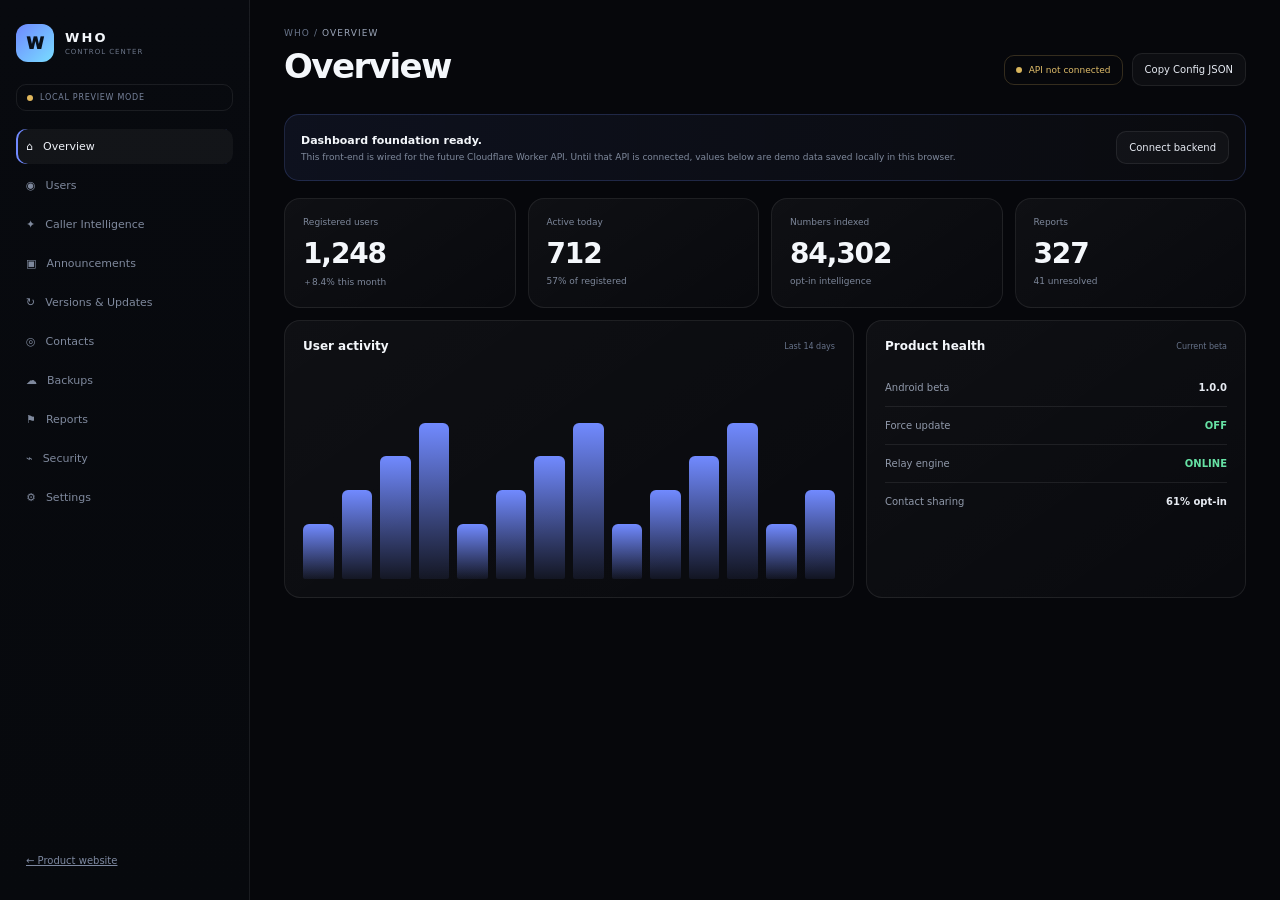
<file: admin/index.html>
<!doctype html>
<html lang="en">
<head><meta charset="utf-8"><meta name="viewport" content="width=device-width,initial-scale=1"><meta name="theme-color" content="#05060a"><title>WHO Control Center</title><link rel="icon" href="../assets/who-mark.svg" type="image/svg+xml"><link rel="stylesheet" href="admin.css"></head>
<body>
<div class="admin-shell">
  <aside class="sidebar">
    <div class="admin-brand"><span class="mark">W</span><div><b>WHO</b><small>CONTROL CENTER</small></div></div>
    <div class="mode-pill"><span></span> LOCAL PREVIEW MODE</div>
    <nav class="side-nav">
      <a class="active" data-tab="overview">⌂ <span>Overview</span></a>
      <a data-tab="users">◉ <span>Users</span></a>
      <a data-tab="intelligence">✦ <span>Caller Intelligence</span></a>
      <a data-tab="announcements">▣ <span>Announcements</span></a>
      <a data-tab="versions">↻ <span>Versions & Updates</span></a>
      <a data-tab="contacts">◎ <span>Contacts</span></a>
      <a data-tab="backups">☁ <span>Backups</span></a>
      <a data-tab="reports">⚑ <span>Reports</span></a>
      <a data-tab="security">⌁ <span>Security</span></a>
      <a data-tab="settings">⚙ <span>Settings</span></a>
    </nav>
    <a class="back-site" href="../">← Product website</a>
  </aside>
  <main class="admin-main">
    <header class="topbar"><div><div class="crumb">WHO / <span id="tabLabel">Overview</span></div><h1 id="pageTitle">Overview</h1></div><div class="top-actions"><span class="api-state"><i></i> API not connected</span><button class="ghost-btn" id="exportConfig">Copy Config JSON</button></div></header>

    <section class="tab-panel active" id="panel-overview">
      <div class="notice"><div><b>Dashboard foundation ready.</b><span>This front-end is wired for the future Cloudflare Worker API. Until that API is connected, values below are demo data saved locally in this browser.</span></div><button class="ghost-btn" onclick="showAdminToast('Connect /admin API endpoint when the backend is ready.')">Connect backend</button></div>
      <div class="stats-grid"><div class="stat"><span>Registered users</span><b>1,248</b><small>＋8.4% this month</small></div><div class="stat"><span>Active today</span><b>712</b><small>57% of registered</small></div><div class="stat"><span>Numbers indexed</span><b>84,302</b><small>opt-in intelligence</small></div><div class="stat"><span>Reports</span><b>327</b><small>41 unresolved</small></div></div>
      <div class="split-grid"><div class="panel"><div class="panel-head"><h3>User activity</h3><span>Last 14 days</span></div><div class="bars"><i style="height:28%"></i><i style="height:45%"></i><i style="height:62%"></i><i style="height:79%"></i><i style="height:28%"></i><i style="height:45%"></i><i style="height:62%"></i><i style="height:79%"></i><i style="height:28%"></i><i style="height:45%"></i><i style="height:62%"></i><i style="height:79%"></i><i style="height:28%"></i><i style="height:45%"></i></div></div><div class="panel"><div class="panel-head"><h3>Product health</h3><span>Current beta</span></div><div class="health-row"><span>Android beta</span><b>1.0.0</b></div><div class="health-row"><span>Force update</span><b class="green">OFF</b></div><div class="health-row"><span>Relay engine</span><b class="green">ONLINE</b></div><div class="health-row"><span>Contact sharing</span><b>61% opt-in</b></div></div></div>
    </section>

    <section class="tab-panel" id="panel-users"><div class="panel"><div class="panel-head"><h3>User directory</h3><span>Demo records</span></div><div class="table-wrap"><table><thead><tr><th>User</th><th>Platform</th><th>Version</th><th>Last seen</th><th>Status</th></tr></thead><tbody><tr><td>+220 3xx xxx</td><td>Android</td><td>1.0.0</td><td>2 min ago</td><td><span class="badge green">Active</span></td></tr><tr><td>+220 7xx xxx</td><td>Android</td><td>1.0.0</td><td>9 min ago</td><td><span class="badge green">Active</span></td></tr><tr><td>+234 80x xxx</td><td>Android</td><td>1.0.0</td><td>1 hr ago</td><td><span class="badge">Idle</span></td></tr><tr><td>+220 6xx xxx</td><td>Android</td><td>0.9.7</td><td>4 hr ago</td><td><span class="badge amber">Update due</span></td></tr></tbody></table></div></div></section>

    <section class="tab-panel" id="panel-intelligence"><div class="split-grid"><div class="panel"><div class="panel-head"><h3>Number lookup</h3><span>Consensus preview</span></div><div class="searchbox"><input id="numberSearch" value="+220 7XX XXX" placeholder="E.164 number"><button onclick="lookupNumber()">Lookup</button></div><div id="lookupResult" class="lookup-result"><b>John Doe</b><span>82% confidence · 19 contributions</span><hr><b>John D.</b><span>11% confidence · 4 contributions</span><hr><b>Unknown</b><span>7% no-name / conflicting data</span></div></div><div class="panel"><div class="panel-head"><h3>Contribution health</h3><span>Opt-in system</span></div><div class="meter"><span style="width:61%"></span></div><div class="meter-label"><span>Users contributing</span><b>61%</b></div><div class="mini-stat"><b>18,704</b><span>names this month</span></div><div class="mini-stat"><b>3.6</b><span>avg. candidate names / number</span></div></div></div></section>

    <section class="tab-panel" id="panel-announcements">
      <div class="panel"><div class="panel-head"><h3>Beta announcement</h3><span>Revisioned</span></div><div class="form-grid"><label>Enabled<input id="welcomeEnabled" type="checkbox" checked></label><label>Revision<input id="welcomeRevision" type="number" value="1"></label><label>Title<input id="welcomeTitle" value="WHO Beta 1.0"></label><label>Email<input id="welcomeEmail" value="squashberrypro@gmail.com"></label><label class="wide">Message<textarea id="welcomeMessage">This is a WHO Beta 1.0 app created by Squashberry. We really appreciate your feedback as we continue improving WHO.</textarea></label><label>Button text<input id="welcomeButton" value="Continue"></label></div><div class="form-actions"><button class="primary-btn" onclick="saveConfig()">Save announcement</button><button class="ghost-btn" onclick="showAdminToast('Preview queued.')">Preview</button></div></div>
      <div class="panel"><div class="panel-head"><h3>Maintenance announcement</h3><span>Optional</span></div><div class="form-grid"><label>Enabled<input id="maintenanceEnabled" type="checkbox"></label><label>Title<input value="WHO maintenance"></label><label class="wide">Message<textarea>We are making WHO better. Some features may be temporarily unavailable.</textarea></label></div></div>
    </section>

    <section class="tab-panel" id="panel-versions">
      <div class="panel"><div class="panel-head"><h3>Version policy</h3><span>Remote-controlled</span></div><div class="form-grid"><label>Installed app baseline<input id="appVersion" value="1.0.0"></label><label>Latest version<input id="latestVersion" value="1.0.0"></label><label>Minimum version<input id="minimumVersion" value="1.0.0"></label><label>Force update<input id="forceUpdate" type="checkbox"></label><label class="wide">Update URL<input id="updateUrl" value="https://github.com/squashberry/who-app/releases/latest"></label><label>Popup title<input id="forceTitle" value="WHO update required"></label><label>Button text<input id="forceButton" value="Update WHO"></label><label class="wide">Popup message<textarea id="forceMessage">You need to update this app to continue using it. WHO is still in beta and we improve it regularly. Please install the latest version to continue using WHO.</textarea></label></div><div class="form-actions"><button class="primary-btn" onclick="saveConfig()">Save version policy</button><button class="ghost-btn" onclick="showAdminToast('Force-update check simulated.')">Test update flow</button></div></div>
    </section>

    <section class="tab-panel" id="panel-contacts"><div class="panel"><div class="panel-head"><h3>Contact sharing controls</h3><span>Privacy first</span></div><div class="toggle-row"><div><b>Allow opt-in name contribution</b><small>Users choose whether selected contacts may improve caller identity.</small></div><input type="checkbox" checked></div><div class="toggle-row"><div><b>Hash phone lookup keys</b><small>Use a server-side keyed digest rather than storing raw search keys in client code.</small></div><input type="checkbox" checked></div><div class="toggle-row"><div><b>Suppress raw contact export</b><small>Keep intelligence data separate from user-owned contact backup data.</small></div><input type="checkbox" checked></div></div></section>

    <section class="tab-panel" id="panel-backups"><div class="split-grid"><div class="panel"><div class="panel-head"><h3>Google Drive backup</h3><span>Roadmap</span></div><div class="big-status">☁ <b>Design ready</b></div><p class="muted">The planned flow uses the user's own Google account for backup and restore. Google Drive's appDataFolder is suitable for private app-specific data.</p><button class="ghost-btn" onclick="showAdminToast('Drive connector will be added to the backend milestone.')">Configure Drive</button></div><div class="panel"><div class="panel-head"><h3>Backup telemetry</h3><span>Demo</span></div><div class="mini-stat"><b>684</b><span>backups this month</span></div><div class="mini-stat"><b>97.4%</b><span>restore success</span></div></div></div></section>

    <section class="tab-panel" id="panel-reports"><div class="split-grid"><div class="panel"><div class="panel-head"><h3>Open reports</h3><span>Needs review</span></div><div class="report"><span class="badge red">Spam</span><b>+220 3XX XXX</b><small>reported 11 times</small></div><div class="report"><span class="badge amber">Wrong name</span><b>+220 7XX XXX</b><small>reported 5 times</small></div><div class="report"><span class="badge">Other</span><b>+234 80X XXX</b><small>reported 2 times</small></div></div><div class="panel"><div class="panel-head"><h3>Actions</h3><span>Future API</span></div><button class="wide-btn">Open moderation queue</button><button class="wide-btn">Export reports</button><button class="wide-btn danger">Purge test reports</button></div></div></section>

    <section class="tab-panel" id="panel-security"><div class="split-grid"><div class="panel"><div class="panel-head"><h3>Access boundary</h3><span>Recommended</span></div><div class="security-row"><span>Admin login</span><b>Cloudflare Access</b></div><div class="security-row"><span>API secrets</span><b>Server only</b></div><div class="security-row"><span>Rate limits</span><b>Worker edge</b></div><div class="security-row"><span>Audit log</span><b>D1</b></div></div><div class="panel"><div class="panel-head"><h3>Privacy controls</h3><span>Product policy</span></div><div class="security-row"><span>Contact contribution</span><b>Opt-in</b></div><div class="security-row"><span>Drive backup</span><b>User-owned</b></div><div class="security-row"><span>Number search</span><b>Authenticated API</b></div></div></div></section>

    <section class="tab-panel" id="panel-settings"><div class="panel"><div class="panel-head"><h3>App settings</h3><span>Global config</span></div><div class="form-grid"><label>Product name<input value="WHO"></label><label>Current beta<input value="1.0"></label><label>Support email<input value="squashberrypro@gmail.com"></label><label>API base URL<input value="https://who-api.example.workers.dev"></label><label>Android download URL<input value="https://github.com/squashberry/who-app/releases/latest"></label><label>Default theme<input value="Black + blue"></label></div><div class="form-actions"><button class="primary-btn" onclick="saveConfig()">Save settings</button></div></div><div class="panel danger-panel"><div class="panel-head"><h3>Danger zone</h3><span>Use carefully</span></div><button class="wide-btn danger" onclick="showAdminToast('Maintenance lock requires the production API.')">Enable maintenance</button><button class="wide-btn danger" onclick="showAdminToast('Database operation requires the production API.')">Clear demo data</button></div></section>
  </main>
</div>
<div id="adminToast" class="admin-toast"></div>
<script src="admin.js"></script>
</body>
</html>
</file>
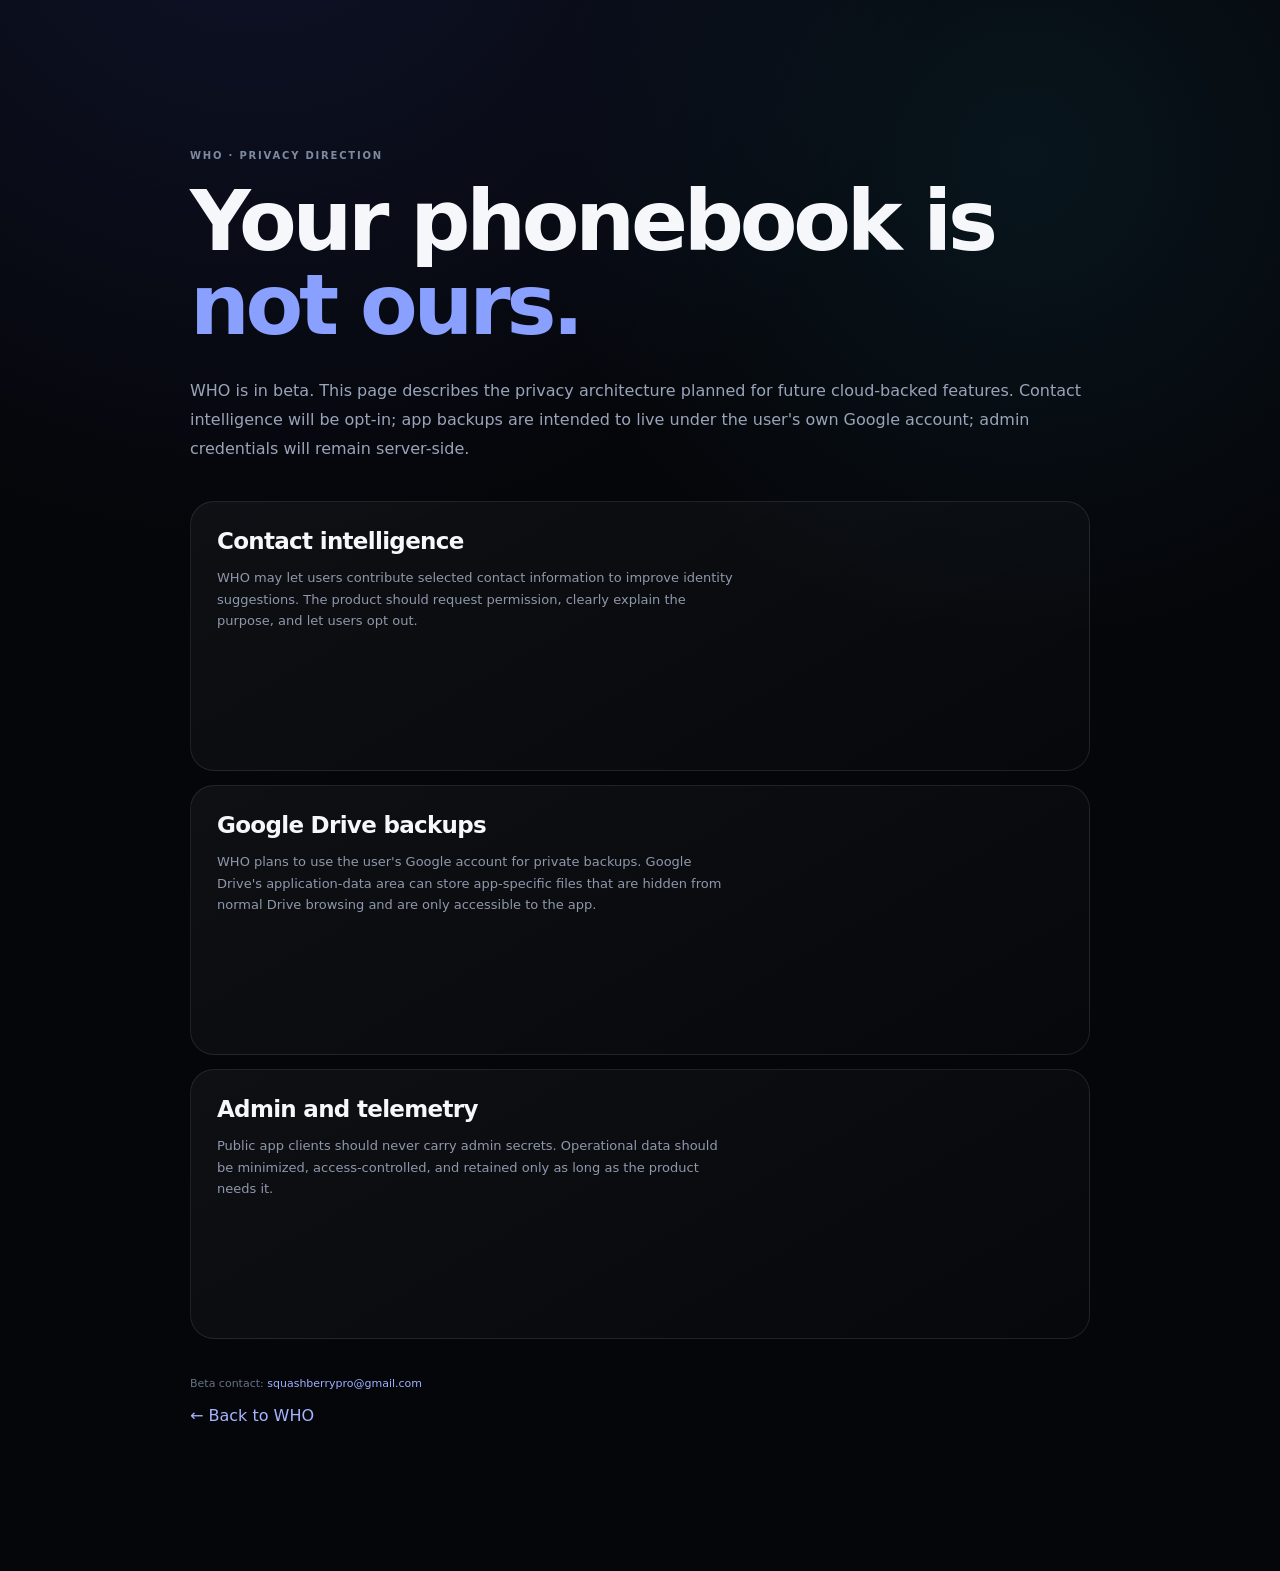
<file: privacy.html>
<!doctype html><html lang="en"><head><meta charset="utf-8"><meta name="viewport" content="width=device-width,initial-scale=1"><meta name="description" content="WHO privacy direction and beta contact-intelligence principles."><title>WHO Privacy</title><link rel="icon" href="assets/who-mark.svg" type="image/svg+xml"><link rel="stylesheet" href="styles.css"></head><body><main class="section" style="padding-top:150px;max-width:900px"><div class="eyebrow">WHO · PRIVACY DIRECTION</div><h1 style="font-size:clamp(44px,7vw,84px);letter-spacing:-.05em;line-height:1;margin:18px 0 30px">Your phonebook is <em style="font-style:normal;color:#89a0ff">not ours.</em></h1><p style="color:#9aa4b8;line-height:1.8;font-size:16px">WHO is in beta. This page describes the privacy architecture planned for future cloud-backed features. Contact intelligence will be opt-in; app backups are intended to live under the user's own Google account; admin credentials will remain server-side.</p><div style="display:grid;gap:14px;margin-top:38px"><div class="feature-card"><h3>Contact intelligence</h3><p>WHO may let users contribute selected contact information to improve identity suggestions. The product should request permission, clearly explain the purpose, and let users opt out.</p></div><div class="feature-card"><h3>Google Drive backups</h3><p>WHO plans to use the user's Google account for private backups. Google Drive's application-data area can store app-specific files that are hidden from normal Drive browsing and are only accessible to the app.</p></div><div class="feature-card"><h3>Admin and telemetry</h3><p>Public app clients should never carry admin secrets. Operational data should be minimized, access-controlled, and retained only as long as the product needs it.</p></div></div><p style="margin-top:38px;color:#677187;font-size:11px">Beta contact: <a href="mailto:squashberrypro@gmail.com" style="color:#9db0ff">squashberrypro@gmail.com</a></p><p><a href="index.html" style="color:#a5b5ff">← Back to WHO</a></p></main></body></html>
</file>
<file: styles.css>
:root{--bg:#05060a;--panel:#0b0e15;--panel2:#101521;--text:#f6f7fb;--muted:#9ba4b7;--blue:#5b7cff;--blue2:#8ea1ff;--cyan:#66d9ff;--line:rgba(255,255,255,.09);--shadow:0 30px 90px rgba(0,0,0,.48);--radius:28px;--max:1240px}*{box-sizing:border-box}html{scroll-behavior:smooth}body{margin:0;background:radial-gradient(circle at 20% -10%,rgba(86,109,255,.13),transparent 35%),radial-gradient(circle at 80% 10%,rgba(45,199,255,.08),transparent 28%),var(--bg);color:var(--text);font-family:Inter,ui-sans-serif,system-ui,-apple-system,BlinkMacSystemFont,"Segoe UI",sans-serif;overflow-x:hidden}.noise{position:fixed;inset:0;pointer-events:none;opacity:.055;z-index:50;background-image:url("data:image/svg+xml,%3Csvg xmlns='http://www.w3.org/2000/svg' width='140' height='140' viewBox='0 0 140 140'%3E%3Cfilter id='n'%3E%3CfeTurbulence type='fractalNoise' baseFrequency='.95' numOctaves='3' stitchTiles='stitch'/%3E%3C/filter%3E%3Crect width='100%25' height='100%25' filter='url(%23n)' opacity='.55'/%3E%3C/svg%3E")}.cursor-glow{position:fixed;inset:auto auto 0 0;width:300px;height:300px;border-radius:50%;pointer-events:none;z-index:0;background:radial-gradient(circle,rgba(86,124,255,.1),transparent 65%);transform:translate(-50%,-50%)}a{color:inherit;text-decoration:none}.site-nav{position:fixed;top:16px;left:50%;transform:translateX(-50%);width:min(calc(100% - 28px),1180px);height:68px;border:1px solid var(--line);background:rgba(7,9,14,.68);backdrop-filter:blur(20px);-webkit-backdrop-filter:blur(20px);border-radius:22px;z-index:40;display:flex;align-items:center;justify-content:space-between;padding:0 14px 0 18px;box-shadow:0 14px 40px rgba(0,0,0,.22)}.brand{display:flex;align-items:center;gap:10px;font-weight:900;letter-spacing:.16em}.brand-mark{width:34px;height:34px;border-radius:11px;display:grid;place-items:center;background:linear-gradient(135deg,#5a78ff,#89d9ff);color:#05060a;font-weight:1000;box-shadow:0 8px 26px rgba(86,117,255,.35)}.brand-beta{font-size:9px;letter-spacing:.08em;color:#b2b9ca;border:1px solid var(--line);padding:5px 7px;border-radius:999px}.nav-links{display:flex;gap:26px;color:#abb4c7;font-size:13px}.nav-links a:hover{color:white}.nav-cta{height:42px;padding:0 15px;display:flex;align-items:center;gap:9px;background:white;color:#0b0c11;border-radius:13px;font-size:12px;font-weight:800}.section{width:min(var(--max),calc(100% - 40px));margin:0 auto;padding:130px 0}.hero{min-height:900px;padding-top:180px;display:grid;grid-template-columns:1fr 1fr;gap:40px;align-items:center}.eyebrow{font-size:10px;letter-spacing:.18em;font-weight:800;color:#7f8aa2}.pulse-dot,.status-live{width:7px;height:7px;border-radius:50%;display:inline-block;background:#5cf0ad;box-shadow:0 0 15px rgba(92,240,173,.7)}.eyebrow .pulse-dot{margin-right:8px}.hero h1{font-size:clamp(58px,6.4vw,102px);line-height:.94;letter-spacing:-.065em;margin:22px 0}.hero h1 em,.section-head h2 em,.platform-hero h2 em,.intelligence-copy h2 em,.final-cta h2 em{font-style:normal;background:linear-gradient(100deg,#cdd7ff,#6f8aff,#85dbff);-webkit-background-clip:text;background-clip:text;color:transparent}.hero-lead{font-size:18px;line-height:1.7;color:#a6afc2;max-width:650px}.hero-actions{display:flex;gap:12px;align-items:center;margin:32px 0}.hero-actions.centered{justify-content:center}.button{min-height:50px;padding:0 18px;border-radius:15px;display:inline-flex;align-items:center;gap:12px;font-weight:800;font-size:13px}.button-primary{background:linear-gradient(135deg,#eff3ff,#d7e0ff);color:#0a0b12;box-shadow:0 16px 40px rgba(86,124,255,.2)}.button-ghost{border:1px solid var(--line);color:#dce2ef;background:rgba(255,255,255,.025)}.button:hover{transform:translateY(-2px)}.hero-meta{display:flex;flex-wrap:wrap;gap:8px}.hero-meta span{border:1px solid var(--line);background:rgba(255,255,255,.03);padding:7px 10px;border-radius:999px;color:#99a3b7;font-size:10px}.hero-stage{position:relative;min-height:650px;display:grid;place-items:center}.orb{position:absolute;border-radius:50%;filter:blur(18px);opacity:.45}.orb-a{width:320px;height:320px;background:#405dff;top:8%;right:12%}.orb-b{width:180px;height:180px;background:#27c5ff;bottom:10%;left:4%}.orb-c{width:140px;height:140px;background:#8d6fff;top:40%;left:28%}.floating-chip,.floating-card{position:absolute;border:1px solid var(--line);background:rgba(9,12,19,.72);backdrop-filter:blur(18px);box-shadow:var(--shadow);z-index:4}.floating-chip{top:5%;left:8%;padding:10px 13px;border-radius:999px;font-size:10px;color:#cad1df}.tiny-icon{color:#8db7ff}.phone-stack{position:relative;width:390px;height:640px;transform:rotate(-8deg) skewY(0.5deg);filter:drop-shadow(0 38px 80px rgba(0,0,0,.6))}.phone{position:absolute;width:278px;height:575px;border-radius:42px;border:9px solid #1b1f28;background:#030408;overflow:hidden;box-shadow:inset 0 0 0 1px rgba(255,255,255,.08),0 30px 60px rgba(0,0,0,.6)}.phone-back{left:4px;top:38px;transform:rotate(-7deg);opacity:.7}.phone-front{right:0;top:0;transform:rotate(4deg)}.phone-notch{position:absolute;top:10px;left:50%;transform:translateX(-50%);width:96px;height:25px;border-radius:20px;background:#06080d;z-index:2}.screen-front,.screen-back{position:absolute;inset:0;padding:32px 19px;background:radial-gradient(circle at 50% 0%,#15244f,transparent 40%),linear-gradient(180deg,#071021 0%,#05060a 54%,#07090e 100%)}.screen-back{background:linear-gradient(180deg,#161c2e,#090b10 70%)}.mini-topbar,.mock-header{display:flex;align-items:center;justify-content:space-between;font-size:9px;color:#d7dbea;opacity:.8}.who-home-mark{width:58px;height:58px;border-radius:19px;background:linear-gradient(135deg,#627fff,#7de2ff);display:grid;place-items:center;color:#070a10;font-size:27px;font-weight:1000;margin:55px auto 15px}.screen-title{text-align:center;font-size:16px;font-weight:800}.search-pill{height:38px;margin:21px 0;border:1px solid rgba(255,255,255,.1);background:rgba(255,255,255,.05);border-radius:13px;display:flex;align-items:center;gap:8px;padding:0 11px;font-size:8px;color:#7d879b}.dialpad{display:grid;grid-template-columns:repeat(3,1fr);gap:8px;margin-top:12px}.dialpad b{height:48px;border-radius:16px;background:rgba(255,255,255,.04);display:grid;place-items:center;font-size:14px;font-weight:700;color:#c5cce0}.call-orb{width:52px;height:52px;border-radius:50%;margin:18px auto 0;display:grid;place-items:center;background:#74ecb0;color:#07130c}.bottom-tab{position:absolute;bottom:16px;left:12px;right:12px;height:40px;border-top:1px solid rgba(255,255,255,.08);display:flex;align-items:end;justify-content:space-around;color:#7d8799;font-size:8px}.bottom-tab .active{color:white}.mini-avatar,.big-avatar{width:56px;height:56px;border-radius:50%;display:grid;place-items:center;margin:84px auto 12px;background:linear-gradient(135deg,#78a4ff,#d4e7ff);color:#071020;font-size:24px;font-weight:900}.mini-name{text-align:center;font-size:18px;font-weight:900}.mini-sub{text-align:center;color:#8a95a8;font-size:9px;margin-top:4px}.mini-actions{display:flex;justify-content:center;gap:9px;margin-top:26px}.mini-actions i{font-style:normal;width:42px;height:42px;border:1px solid rgba(255,255,255,.08);border-radius:14px;display:grid;place-items:center;color:#cdd4e3}.floating-card{border-radius:20px}.caller-card{right:-6%;bottom:11%;width:290px;padding:14px}.card-kicker{font-size:8px;color:#73809a;letter-spacing:.13em;margin-bottom:10px}.caller-row{display:flex;align-items:center;gap:10px}.caller-avatar{width:40px;height:40px;border-radius:14px;background:linear-gradient(135deg,#8aa5ff,#a0e8ff);color:#091021;display:grid;place-items:center;font-weight:900}.caller-row div:nth-child(2){flex:1}.caller-row strong,.caller-row span,.status-card b,.status-card span{display:block}.caller-row strong{font-size:12px}.caller-row span{color:#7f8b9f;font-size:8px;margin-top:3px}.verified{color:#61d6ff;font-weight:900}.confidence{display:flex;justify-content:space-between;margin-top:12px;padding-top:10px;border-top:1px solid rgba(255,255,255,.07);font-size:8px;color:#79859b}.status-card{left:-3%;bottom:2%;display:flex;align-items:center;gap:9px;padding:11px 13px}.status-card b{font-size:10px}.status-card span{font-size:8px;color:#79859b;margin-top:3px}.status-card .status-live{flex:0 0 auto}.ticker{border-top:1px solid var(--line);border-bottom:1px solid var(--line);padding:17px 0;overflow:hidden}.ticker-track{display:flex;width:max-content;gap:24px;align-items:center;animation:marquee 30s linear infinite;color:#858fa4;font-size:11px;letter-spacing:.2em}.ticker i{color:#6884ff;font-style:normal}@keyframes marquee{to{transform:translateX(-50%)}}.section-dark{background:linear-gradient(180deg,transparent,rgba(255,255,255,.015),transparent)}.section-head{display:flex;justify-content:space-between;gap:50px;align-items:flex-end;margin-bottom:42px}.section-head h2,.platform-hero h2,.intelligence-copy h2,.final-cta h2{font-size:clamp(42px,5vw,72px);line-height:1;letter-spacing:-.055em;margin:16px 0 0}.section-head>p{max-width:420px;color:#9099ac;line-height:1.7;font-size:14px}.feature-grid{display:grid;grid-template-columns:repeat(3,1fr);gap:16px}.feature-card{min-height:270px;border:1px solid var(--line);background:linear-gradient(150deg,rgba(255,255,255,.045),rgba(255,255,255,.012));border-radius:24px;padding:26px;position:relative;overflow:hidden}.feature-large{grid-column:span 2;min-height:350px;background:radial-gradient(circle at 80% 0%,rgba(85,120,255,.2),transparent 34%),linear-gradient(150deg,rgba(255,255,255,.05),rgba(255,255,255,.015))}.feature-icon{font-size:22px;margin-bottom:20px;color:#9cb3ff}.feature-status{position:absolute;right:18px;top:18px;font-size:8px;letter-spacing:.13em;padding:6px 8px;border-radius:999px;border:1px solid var(--line)}.feature-status.live{color:#9cefc3}.feature-status.next{color:#a9b2ff}.feature-card h3{font-size:23px;margin:0 0 10px;letter-spacing:-.03em}.feature-card p{color:#8e98ab;font-size:13px;line-height:1.65;max-width:520px}.feature-tag{display:inline-flex;margin-top:15px;font-size:9px;color:#929db2;padding:7px 9px;border-radius:999px;background:rgba(255,255,255,.04);border:1px solid var(--line)}.visual-line{position:absolute;left:26px;right:26px;bottom:24px;display:flex;gap:5px;align-items:end;height:64px}.visual-line span{display:block;flex:1;border-radius:6px 6px 2px 2px;background:linear-gradient(180deg,#708aff,rgba(112,138,255,.03))}.visual-line span:nth-child(1){height:25%}.visual-line span:nth-child(2){height:50%}.visual-line span:nth-child(3){height:78%}.visual-line span:nth-child(4){height:44%}.visual-line span:nth-child(5){height:92%}.visual-line span:nth-child(6){height:63%}.preview-section{padding-top:160px}.gallery{display:grid;grid-template-columns:1fr 1.45fr 1fr;gap:16px}.gallery-card{border:1px solid var(--line);border-radius:28px;padding:18px;background:linear-gradient(150deg,rgba(255,255,255,.04),rgba(255,255,255,.012));overflow:hidden}.gallery-card.tall{min-height:620px}.gallery-card.wide{min-height:620px}.shot-label{color:#768197;letter-spacing:.14em;font-size:9px;margin-bottom:14px}.mock-screen{height:560px;border-radius:22px;overflow:hidden;padding:20px;position:relative}.dark-screen{background:radial-gradient(circle at 50% 10%,rgba(93,119,255,.3),transparent 35%),#07090d}.mock-header{font-size:10px}.mock-greeting{margin-top:70px;color:#7e8aa1;font-size:12px}.mock-number{font-size:28px;font-weight:900;letter-spacing:-.04em;margin-top:7px}.mock-keypad{display:grid;grid-template-columns:repeat(3,1fr);gap:10px;margin-top:40px}.mock-keypad b{height:58px;border-radius:16px;background:rgba(255,255,255,.04);display:grid;place-items:center}.mock-call{position:absolute;bottom:28px;left:50%;transform:translateX(-50%);width:64px;height:64px;border-radius:50%;display:grid;place-items:center;background:#65e6a7;color:#06110b}.blue-screen{background:radial-gradient(circle at 50% 30%,rgba(100,130,255,.45),transparent 38%),linear-gradient(180deg,#0e1832,#07101e)}.incoming-kicker{text-align:center;color:#8fa2c7;font-size:8px;letter-spacing:.15em;margin-top:18px}.big-avatar{width:95px;height:95px;margin-top:42px;font-size:35px}.big-name{text-align:center;font-size:28px;font-weight:900;letter-spacing:-.045em}.big-location{text-align:center;color:#8f9db7;font-size:11px;margin-top:6px}.identity-meter{height:7px;background:rgba(255,255,255,.08);border-radius:20px;overflow:hidden;margin-top:62px}.identity-meter span{display:block;height:100%;background:linear-gradient(90deg,#6d8fff,#77e0ff);border-radius:20px}.identity-copy{display:flex;justify-content:space-between;color:#7e8ca8;font-size:9px;margin-top:7px}.identity-copy strong{color:#cbd4e7}.big-actions{position:absolute;bottom:28px;left:18px;right:18px;display:flex;gap:10px}.big-actions i{flex:1;height:47px;border:1px solid rgba(255,255,255,.1);border-radius:15px;display:grid;place-items:center;font-style:normal;color:#a4aec3;font-size:11px}.big-actions .answer{background:#effff5;color:#0d1711;border:none}.light-screen{background:#f4f7fb;color:#162033}.mock-header.light{color:#162033}.thread{margin-top:30px;padding:16px;border-radius:17px;background:white;margin-bottom:10px;box-shadow:0 8px 28px rgba(27,45,73,.06)}.thread b{font-size:12px}.thread span{float:right;color:#8290a7;font-size:8px}.thread p{font-size:10px;color:#66748a;margin-bottom:0}.active-thread{outline:2px solid rgba(91,124,255,.18)}.platform-section{display:grid;grid-template-columns:.85fr 1.15fr;gap:80px;align-items:center}.platform-hero p{color:#8f99ad;line-height:1.7;max-width:520px;margin-top:22px}.platform-grid{display:grid;grid-template-columns:1fr 1fr;gap:12px}.platform-card{border:1px solid var(--line);border-radius:21px;padding:15px;display:flex;align-items:center;gap:13px;background:rgba(255,255,255,.025);min-height:80px}.platform-card:hover{border-color:rgba(123,148,255,.4);transform:translateY(-2px)}.platform-logo{width:42px;height:42px;border-radius:14px;display:grid;place-items:center;font-weight:900}.play-logo{background:linear-gradient(135deg,#a1ffd0,#67d8ff);color:#071014}.apple{background:#141923;color:#f1f4fa;border:1px solid var(--line)}.mac{background:#181c26}.windows{background:#1a2232;color:#7aa0ff}.platform-card b{display:block;font-size:12px}.platform-card small{display:block;color:#738097;font-size:9px;margin-top:4px}.platform-arrow{margin-left:auto;color:#7a8cff}.soon-pill{margin-left:auto;color:#7b85a0;border:1px solid var(--line);font-size:8px;border-radius:999px;padding:6px 8px}.intelligence-section{display:grid;grid-template-columns:1.1fr .9fr;gap:90px;align-items:center}.intelligence-visual{min-height:540px;border-radius:32px;border:1px solid var(--line);position:relative;overflow:hidden;background:radial-gradient(circle at center,#121d43 0%,#07090e 53%)}.network-grid{position:absolute;inset:0;background-image:linear-gradient(rgba(255,255,255,.035) 1px,transparent 1px),linear-gradient(90deg,rgba(255,255,255,.035) 1px,transparent 1px);background-size:45px 45px;mask-image:radial-gradient(circle at center,black,transparent 75%)}.node{position:absolute;width:48px;height:48px;border-radius:16px;display:grid;place-items:center;border:1px solid rgba(255,255,255,.12);background:rgba(12,16,25,.75);backdrop-filter:blur(8px);font-weight:900}.node-main{left:50%;top:50%;transform:translate(-50%,-50%);width:82px;height:82px;border-radius:26px;background:linear-gradient(135deg,#6c88ff,#78ddff);color:#08101c;border:none;box-shadow:0 0 70px rgba(91,124,255,.3)}.node-a{left:15%;top:28%}.node-b{right:16%;top:23%}.node-c{left:17%;bottom:22%}.node-d{right:14%;bottom:27%}.node-e{right:40%;top:9%}.connection{position:absolute;height:1px;background:linear-gradient(90deg,transparent,#7590ff,transparent);transform-origin:left center;opacity:.7}.c1{width:260px;left:25%;top:37%;transform:rotate(15deg)}.c2{width:250px;left:56%;top:37%;transform:rotate(-18deg)}.c3{width:230px;left:27%;top:58%;transform:rotate(-23deg)}.c4{width:235px;left:53%;top:57%;transform:rotate(21deg)}.c5{width:180px;left:52%;top:41%;transform:rotate(-79deg)}.intelligence-copy h2{max-width:650px}.intelligence-copy p,.privacy-copy p{color:#919bad;line-height:1.75;font-size:14px}.intelligence-points{display:flex;gap:15px;margin-top:23px;padding-top:16px;border-top:1px solid var(--line)}.intelligence-points>span{color:#7890ff;font-size:10px}.intelligence-points b{display:block;font-size:12px}.intelligence-points small{display:block;color:#7f899b;font-size:10px;line-height:1.6;margin-top:4px}.privacy-section{display:grid;grid-template-columns:1fr .8fr;gap:90px;align-items:center}.privacy-list{display:grid;gap:11px;color:#b4bdce;font-size:12px;margin-top:28px}.privacy-card{min-height:390px;border:1px solid var(--line);border-radius:32px;background:radial-gradient(circle at 50% 28%,rgba(91,124,255,.18),transparent 34%),linear-gradient(145deg,rgba(255,255,255,.045),rgba(255,255,255,.01));display:flex;flex-direction:column;align-items:center;justify-content:center;text-align:center;padding:30px}.privacy-ring{width:175px;height:175px;border-radius:50%;display:grid;place-items:center;border:1px solid rgba(118,143,255,.4);box-shadow:0 0 80px rgba(91,124,255,.18),inset 0 0 40px rgba(91,124,255,.08)}.privacy-ring:after{content:"";position:absolute;width:115px;height:115px;border-radius:50%;border:1px dashed rgba(138,164,255,.24)}.privacy-ring span{width:72px;height:72px;border-radius:24px;display:grid;place-items:center;background:linear-gradient(135deg,#708aff,#77dfff);color:#07101a;font-weight:1000;font-size:29px}.privacy-title{font-size:9px;letter-spacing:.18em;color:#7180a1;margin-top:24px}.privacy-copy-small{max-width:240px;color:#a9b2c3;line-height:1.6;font-size:12px;margin-top:10px}.final-cta{position:relative;text-align:center;padding:180px 0}.final-cta h2{position:relative;z-index:2}.final-cta p{position:relative;z-index:2;color:#8c96aa;max-width:550px;margin:22px auto;font-size:14px;line-height:1.7}.final-orb{position:absolute;left:50%;top:50%;width:600px;height:360px;transform:translate(-50%,-50%);background:radial-gradient(circle,rgba(93,124,255,.22),transparent 68%);filter:blur(20px)}.beta-note{font-size:9px;color:#5f6a80;margin-top:20px}.footer{width:min(var(--max),calc(100% - 40px));margin:0 auto;padding:40px 0 60px;border-top:1px solid var(--line);display:flex;justify-content:space-between;gap:30px;align-items:flex-end}.footer-brand{letter-spacing:.17em}.footer p{color:#667186;font-size:10px;margin-top:14px}.footer-links{display:flex;gap:18px;flex-wrap:wrap;color:#727d92;font-size:10px}.footer-links a:hover{color:white}.toast{position:fixed;left:50%;bottom:28px;transform:translate(-50%,20px);opacity:0;background:#f4f6fb;color:#080b10;padding:12px 15px;border-radius:14px;font-weight:700;font-size:11px;box-shadow:0 20px 50px rgba(0,0,0,.4);transition:.3s;z-index:60}.toast.show{opacity:1;transform:translate(-50%,0)}@media(max-width:1020px){.hero,.platform-section,.intelligence-section,.privacy-section{grid-template-columns:1fr}.hero{padding-top:150px}.hero-stage{min-height:640px}.platform-grid{margin-top:20px}.feature-grid{grid-template-columns:1fr 1fr}.feature-large{grid-column:span 2}.gallery{grid-template-columns:1fr}.gallery-card.tall,.gallery-card.wide{min-height:auto}.section-head{flex-direction:column;align-items:flex-start}.section-head>p{max-width:620px}}@media(max-width:720px){.site-nav{height:60px}.nav-links{display:none}.nav-cta{height:38px}.hero{padding-top:125px}.hero h1{font-size:56px}.hero-lead{font-size:15px}.hero-stage{transform:scale(.9);transform-origin:center top;min-height:580px}.feature-grid,.platform-grid{grid-template-columns:1fr}.feature-large{grid-column:auto}.section{width:min(var(--max),calc(100% - 24px));padding:92px 0}.gallery-card.tall,.gallery-card.wide{min-height:0}.mock-screen{height:520px}.intelligence-section{gap:40px}.intelligence-visual{min-height:430px}.privacy-section{gap:45px}.footer{flex-direction:column;align-items:flex-start}.footer-links{gap:12px}}
</file>
<file: admin/admin.css>
:root{--bg:#06070b;--sidebar:#090b10;--panel:#0d1118;--panel2:#111722;--line:rgba(255,255,255,.08);--text:#f4f7fb;--muted:#8792a6;--blue:#6f8cff;--green:#66e1a4;--amber:#f1c66a;--red:#f27c8c}*{box-sizing:border-box}body{margin:0;background:var(--bg);color:var(--text);font-family:Inter,system-ui,-apple-system,sans-serif}.admin-shell{min-height:100vh;display:grid;grid-template-columns:250px 1fr}.sidebar{position:sticky;top:0;height:100vh;background:linear-gradient(180deg,#080a0f,#07090d);border-right:1px solid var(--line);padding:24px 16px;display:flex;flex-direction:column}.admin-brand{display:flex;gap:11px;align-items:center;margin-bottom:22px}.admin-brand .mark{width:38px;height:38px;border-radius:12px;display:grid;place-items:center;background:linear-gradient(135deg,#6e88ff,#79ddff);color:#08101a;font-weight:1000}.admin-brand b{display:block;font-size:13px;letter-spacing:.16em}.admin-brand small{display:block;font-size:7px;letter-spacing:.14em;color:#6d778a;margin-top:3px}.mode-pill{font-size:8px;letter-spacing:.09em;color:#76829a;border:1px solid var(--line);padding:8px 10px;border-radius:10px;display:flex;align-items:center;gap:7px;margin-bottom:18px}.mode-pill span{width:6px;height:6px;background:#e1b75d;border-radius:50%}.side-nav{display:grid;gap:4px}.side-nav a{display:flex;align-items:center;gap:10px;padding:11px 10px;border-radius:10px;color:#7f899d;font-size:11px;cursor:pointer}.side-nav a:hover,.side-nav a.active{background:rgba(255,255,255,.045);color:#eef1f7}.side-nav a.active{box-shadow:inset 2px 0 #7089ff}.back-site{margin-top:auto;color:#7d88a0;font-size:10px;padding:10px}.admin-main{padding:28px 34px 60px;max-width:1500px;width:100%;margin:0 auto}.topbar{display:flex;justify-content:space-between;align-items:end;gap:20px;margin-bottom:28px}.crumb{color:#68748a;font-size:9px;letter-spacing:.12em;text-transform:uppercase}.crumb span{color:#9aa4b7}.topbar h1{font-size:34px;letter-spacing:-.045em;margin:8px 0 0}.top-actions{display:flex;gap:9px;align-items:center}.api-state{font-size:9px;color:#e0bd6a;border:1px solid rgba(240,196,106,.2);border-radius:10px;padding:9px 11px;display:flex;gap:7px;align-items:center}.api-state i{width:6px;height:6px;border-radius:50%;background:#d9b55c}.ghost-btn,.primary-btn,.wide-btn{font:inherit;border:1px solid var(--line);background:rgba(255,255,255,.03);color:#e6eaf2;border-radius:10px;padding:10px 12px;font-size:10px;cursor:pointer}.primary-btn{background:#eef2ff;color:#0b0d14;border:none;font-weight:800}.tab-panel{display:none}.tab-panel.active{display:block}.notice{border:1px solid rgba(111,140,255,.2);background:linear-gradient(90deg,rgba(111,140,255,.08),rgba(255,255,255,.02));padding:16px;border-radius:15px;margin-bottom:17px;display:flex;justify-content:space-between;gap:20px;align-items:center}.notice b,.notice span{display:block}.notice b{font-size:11px}.notice span{font-size:9px;color:#7f899c;margin-top:5px}.stats-grid{display:grid;grid-template-columns:repeat(4,1fr);gap:12px}.stat,.panel{border:1px solid var(--line);background:linear-gradient(145deg,rgba(255,255,255,.04),rgba(255,255,255,.015));border-radius:16px}.stat{padding:18px}.stat span,.stat small{display:block;color:#7d879a;font-size:9px}.stat b{display:block;font-size:28px;letter-spacing:-.04em;margin:10px 0 6px}.split-grid{display:grid;grid-template-columns:1.2fr .8fr;gap:12px;margin-top:12px}.panel{padding:18px}.panel-head{display:flex;justify-content:space-between;align-items:center;margin-bottom:16px}.panel-head h3{margin:0;font-size:12px}.panel-head span{color:#67738a;font-size:8px}.bars{height:210px;display:flex;align-items:end;gap:8px;padding-top:12px}.bars i{flex:1;background:linear-gradient(180deg,#718aff,rgba(113,138,255,.08));border-radius:6px 6px 2px 2px}.health-row,.security-row{display:flex;justify-content:space-between;gap:16px;padding:13px 0;border-bottom:1px solid var(--line);font-size:10px;color:#9099aa}.health-row:last-child,.security-row:last-child{border-bottom:none}.health-row b,.security-row b{color:#e7ebf2}.health-row .green{color:var(--green)}.table-wrap{overflow:auto}table{width:100%;border-collapse:collapse;font-size:10px}th,td{text-align:left;padding:12px 10px;border-bottom:1px solid var(--line);white-space:nowrap}th{color:#69758a;font-weight:600}td{color:#c6ccda}.badge{display:inline-flex;padding:5px 7px;border-radius:999px;background:rgba(255,255,255,.05);color:#a0a9ba;font-size:8px}.badge.green{background:rgba(95,225,164,.09);color:#79e7ad}.badge.amber{background:rgba(239,192,93,.09);color:#e9c773}.badge.red{background:rgba(243,124,140,.08);color:#ef8b9a}.searchbox{display:flex;gap:8px}.searchbox input,.form-grid input,.form-grid textarea{width:100%;border:1px solid var(--line);background:#090c12;color:#e6ebf4;border-radius:10px;padding:11px;font:inherit;font-size:10px}.searchbox button{border:none;background:#ecf0ff;color:#080b11;border-radius:10px;padding:0 13px;font-weight:800}.lookup-result{margin-top:18px;padding:14px;border:1px solid var(--line);border-radius:12px}.lookup-result b,.lookup-result span{display:block}.lookup-result b{font-size:11px}.lookup-result span{color:#6f7b90;font-size:8px;margin-top:4px}.lookup-result hr{border:none;border-top:1px solid var(--line);margin:12px 0}.meter{height:8px;background:rgba(255,255,255,.06);border-radius:20px;overflow:hidden}.meter span{display:block;height:100%;background:linear-gradient(90deg,#6f8dff,#76ddff);border-radius:20px}.meter-label{display:flex;justify-content:space-between;margin:8px 0 22px;color:#758096;font-size:9px}.meter-label b{color:#d4dbeb}.mini-stat{display:inline-flex;flex-direction:column;gap:3px;margin:9px 22px 0 0}.mini-stat b{font-size:22px}.mini-stat span{font-size:8px;color:#768196}.form-grid{display:grid;grid-template-columns:1fr 1fr;gap:12px}.form-grid label{font-size:8px;color:#778197;display:grid;gap:6px}.form-grid label.wide{grid-column:span 2}.form-grid textarea{min-height:115px;resize:vertical}.form-grid input[type=checkbox]{width:auto;accent-color:#7891ff;transform:scale(1.15);justify-self:start}.form-actions{display:flex;gap:9px;margin-top:16px}.toggle-row{display:flex;justify-content:space-between;gap:20px;align-items:center;padding:16px 0;border-bottom:1px solid var(--line)}.toggle-row:last-child{border-bottom:none}.toggle-row b{font-size:10px}.toggle-row small{display:block;font-size:8px;color:#717c90;margin-top:4px}.toggle-row input{accent-color:#7891ff}.big-status{font-size:12px;border:1px solid var(--line);padding:17px;border-radius:13px;background:#0a0d13}.muted{color:#747f93;font-size:9px;line-height:1.7}.report{padding:12px 0;border-bottom:1px solid var(--line);display:grid;grid-template-columns:100px 1fr 1fr;gap:8px;align-items:center}.report b{font-size:10px}.report small{font-size:8px;color:#737e92}.wide-btn{display:block;width:100%;margin-top:9px;text-align:left}.wide-btn.danger{color:#ef8898}.danger-panel{margin-top:12px;border-color:rgba(242,124,140,.14)}.admin-toast{position:fixed;left:50%;bottom:22px;transform:translate(-50%,20px);opacity:0;background:#eef2ff;color:#090b11;padding:11px 14px;border-radius:11px;font-size:10px;font-weight:800;transition:.25s;z-index:20}.admin-toast.show{opacity:1;transform:translate(-50%,0)}@media(max-width:980px){.admin-shell{grid-template-columns:1fr}.sidebar{position:relative;height:auto}.side-nav{grid-template-columns:repeat(2,1fr)}.back-site{margin-top:15px}.stats-grid{grid-template-columns:1fr 1fr}.split-grid{grid-template-columns:1fr}.admin-main{padding:24px 18px 50px}}@media(max-width:640px){.topbar{align-items:flex-start;flex-direction:column}.top-actions{width:100%;flex-wrap:wrap}.stats-grid{grid-template-columns:1fr}.form-grid{grid-template-columns:1fr}.form-grid label.wide{grid-column:auto}.side-nav{grid-template-columns:1fr 1fr}}
</file>
